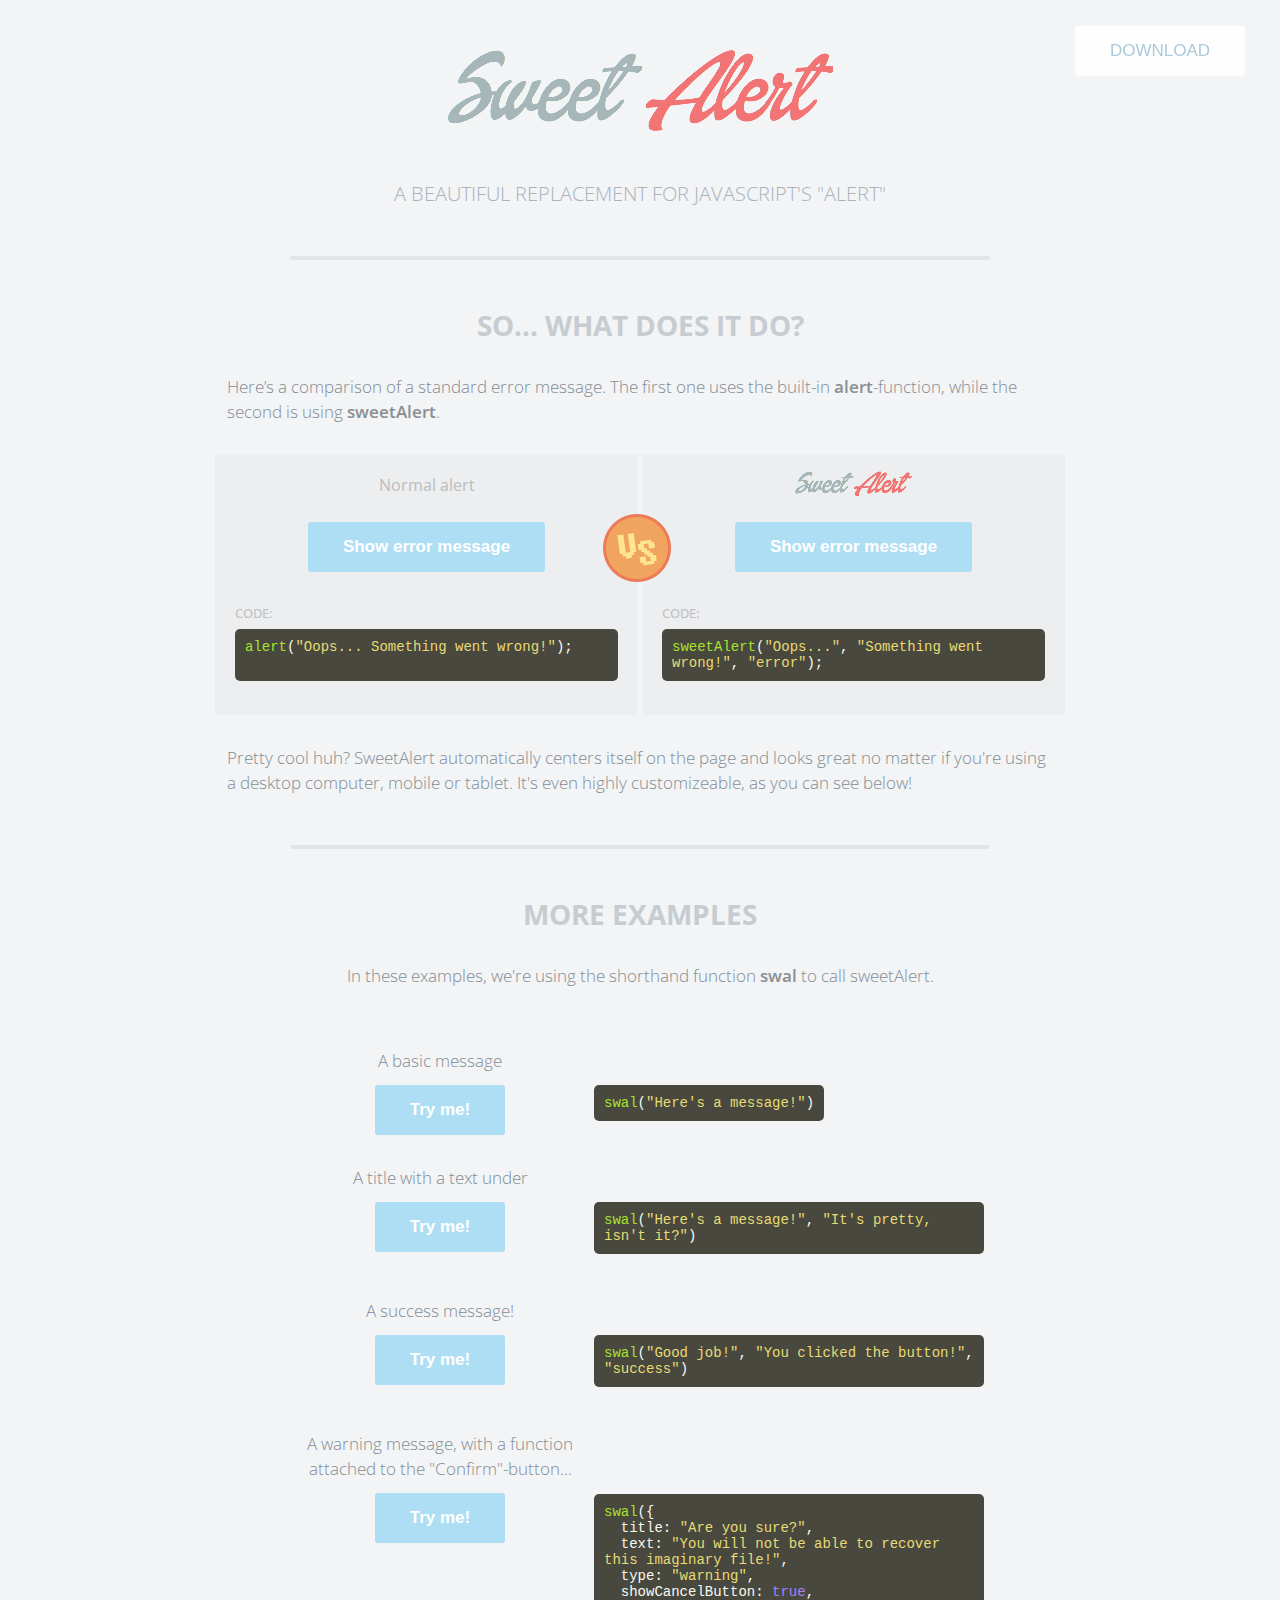
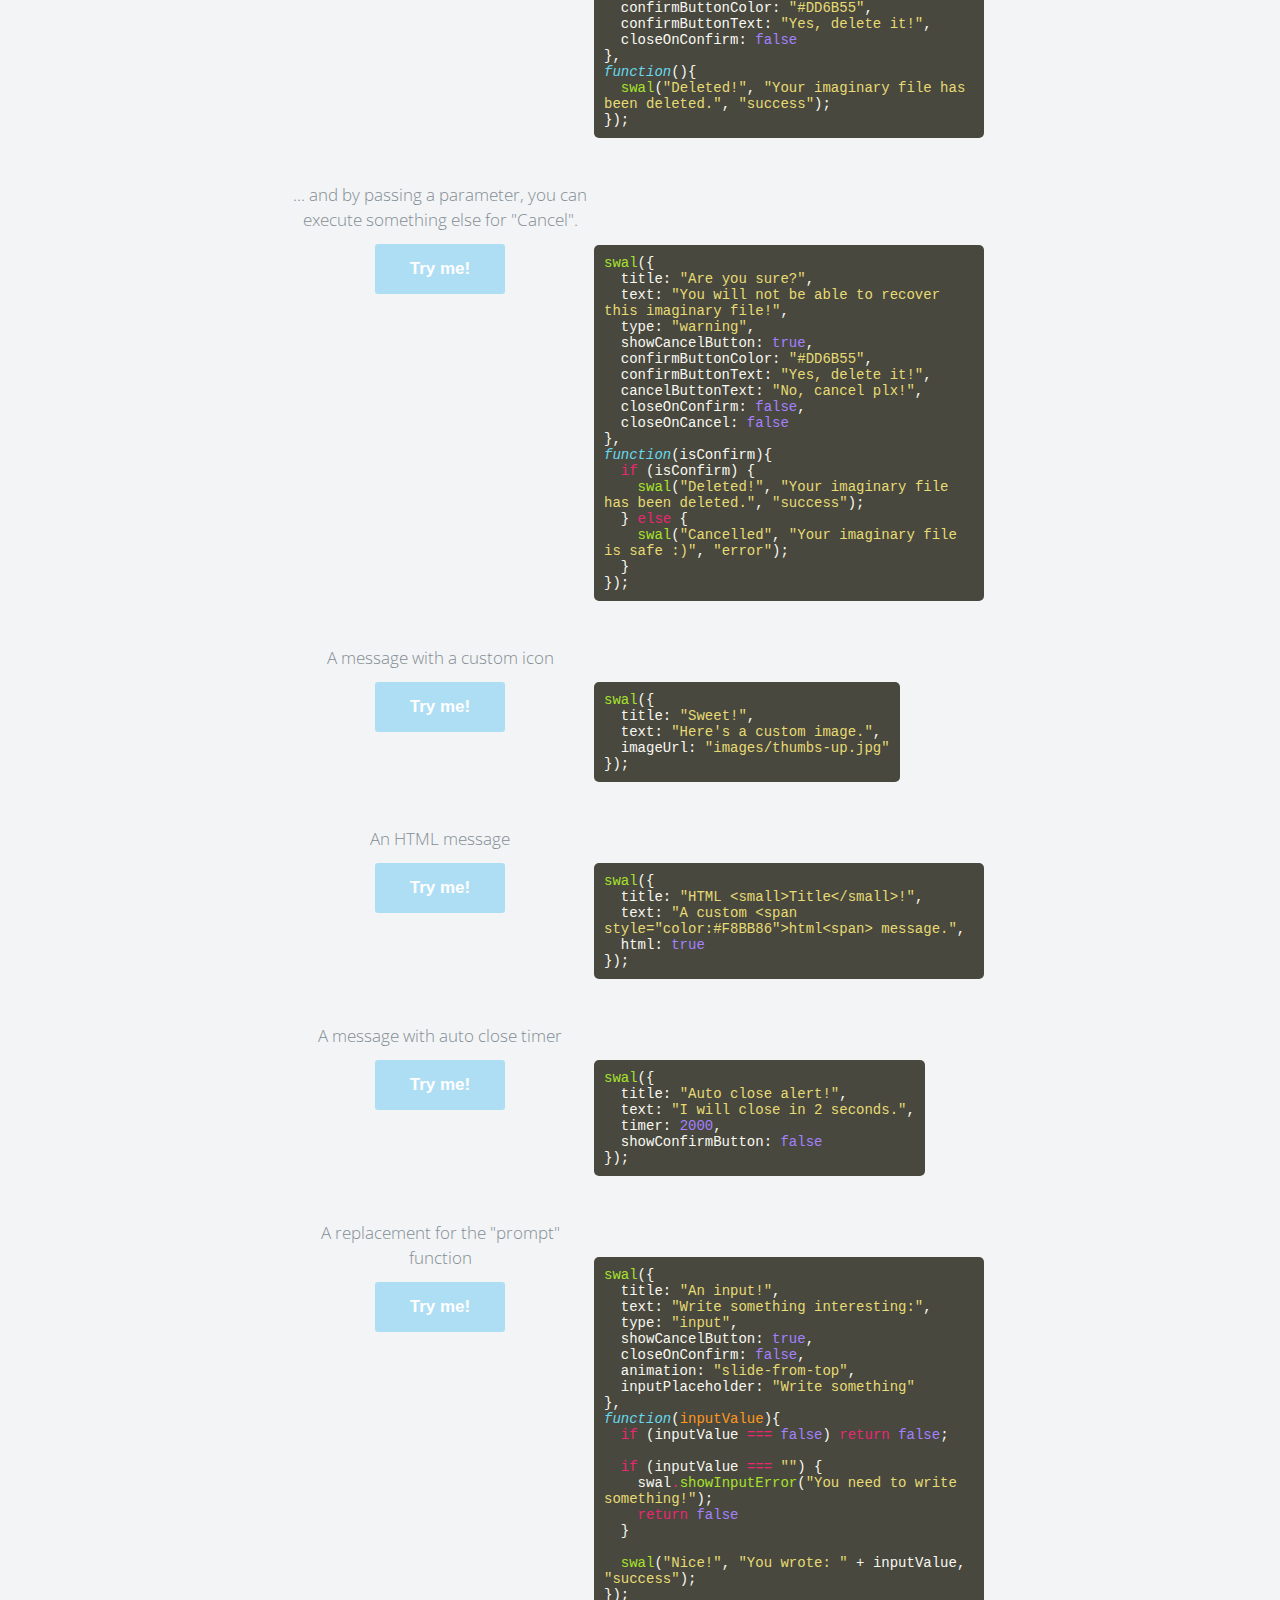
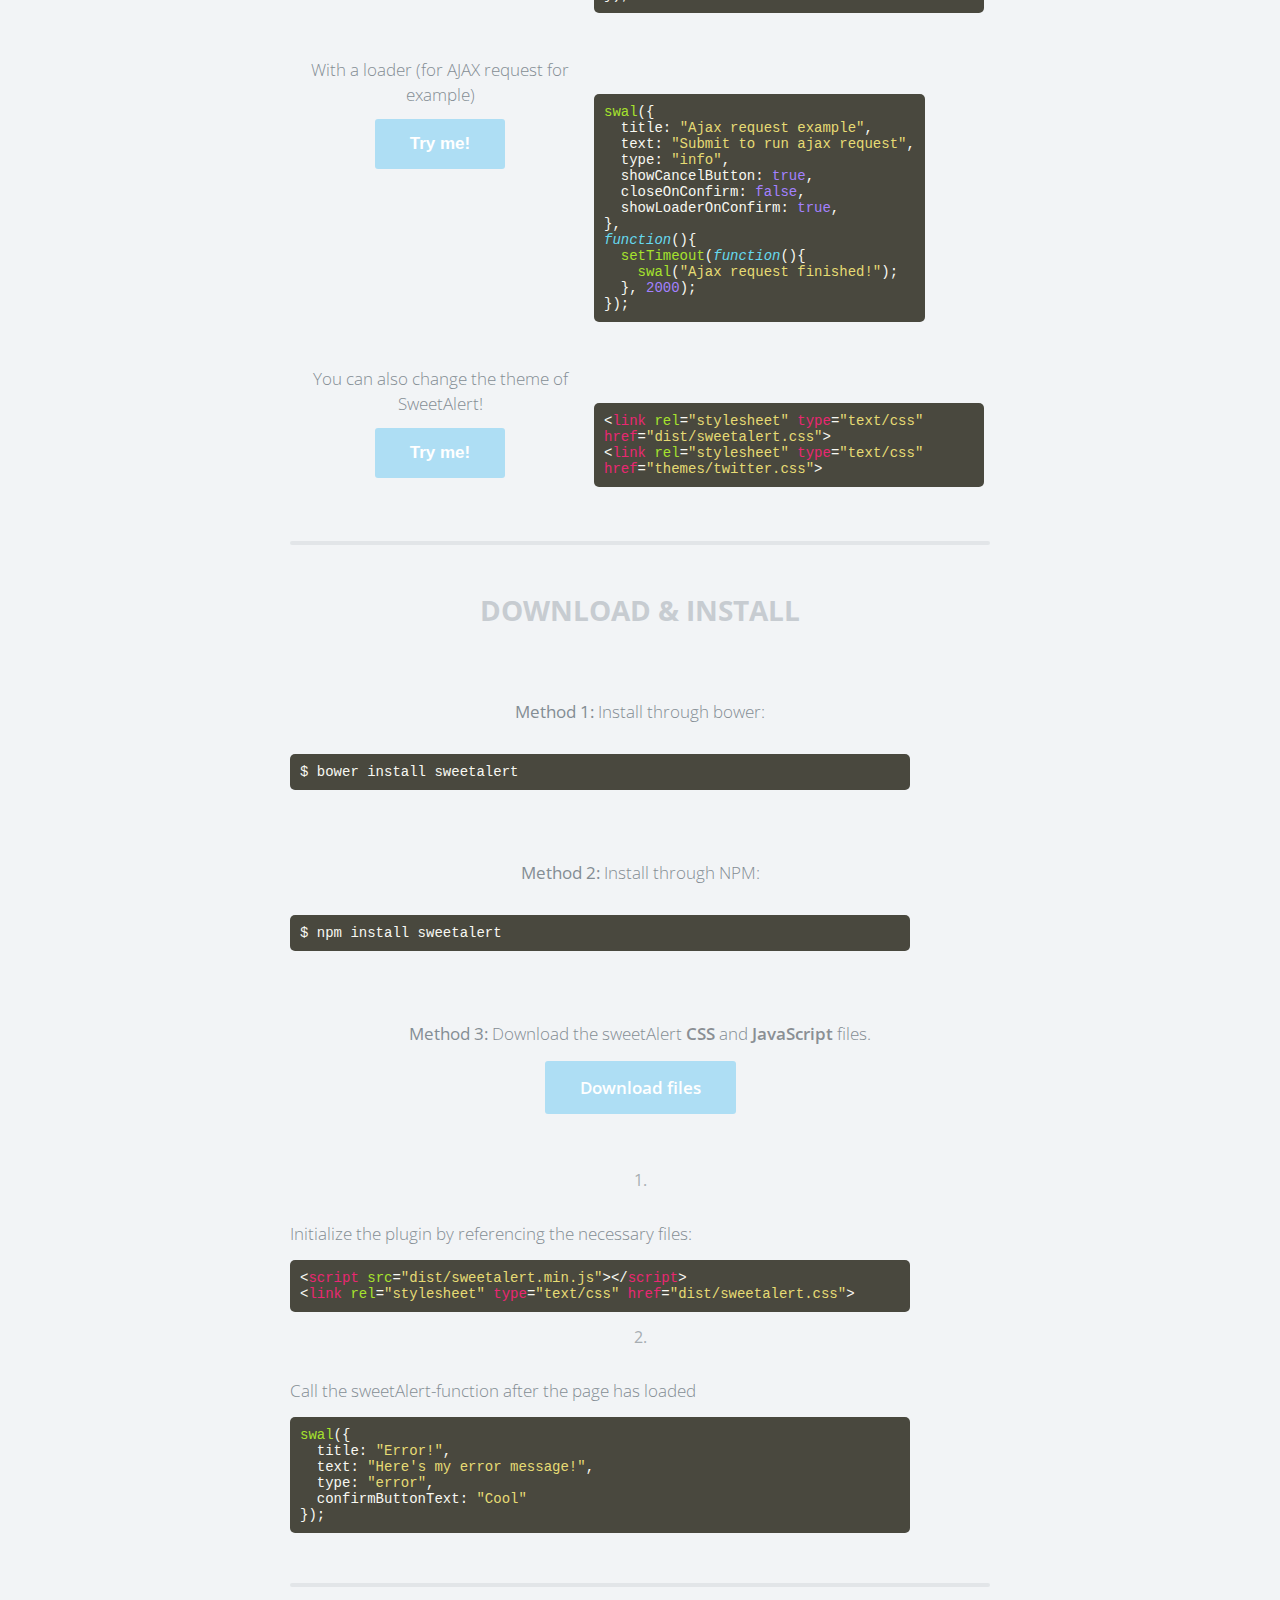
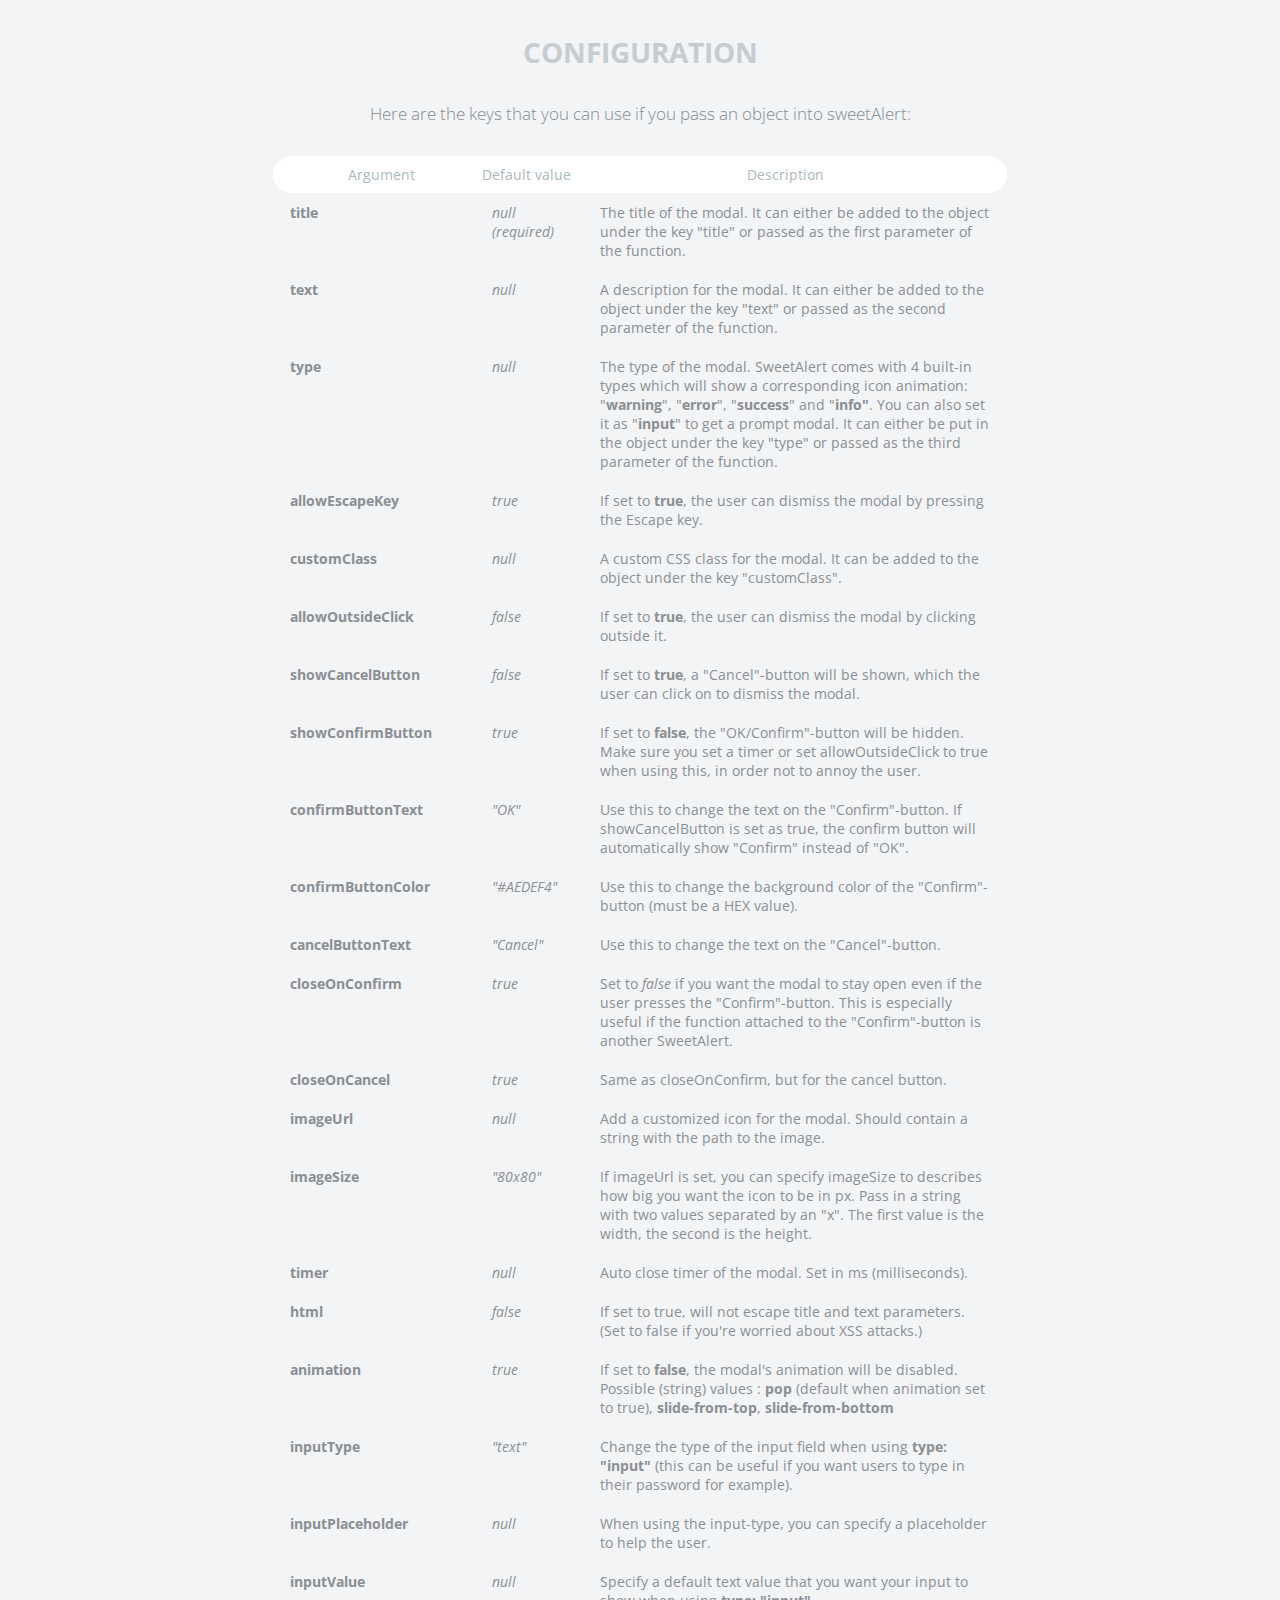
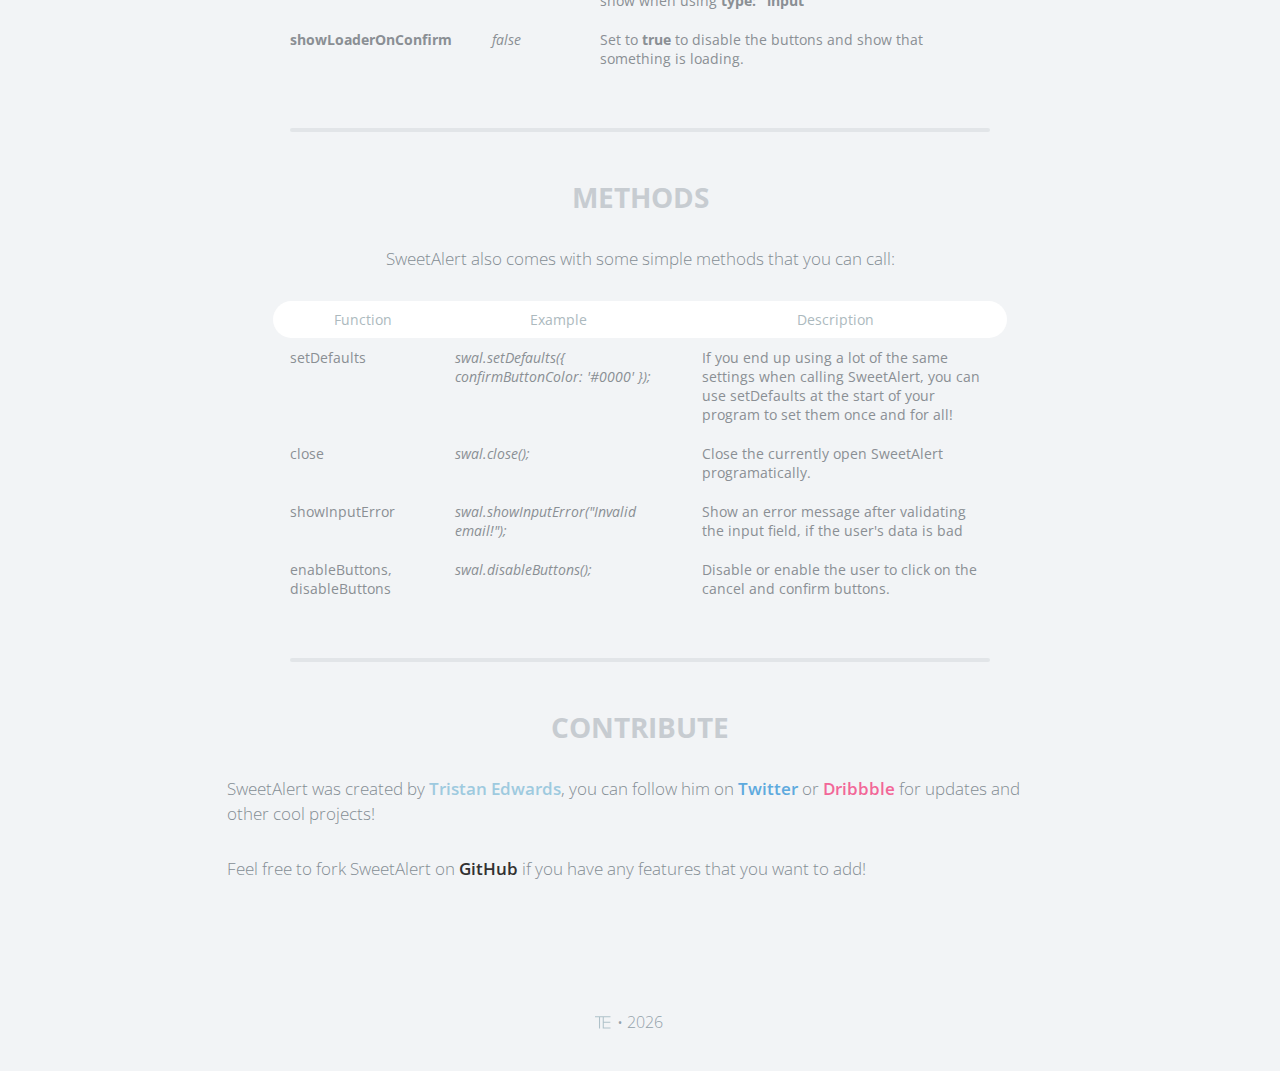
<file: app/bower_components/sweetalert/index.html>
<!doctype html>

<html>

<head>
  <meta charset="utf-8">
  <meta name="viewport" content="width=device-width, initial-scale=1, maximum-scale=1, user-scalable=0" />
  <title>SweetAlert</title>

  <link rel="stylesheet" href="example/example.css">
  <script src="https://code.jquery.com/jquery-2.1.3.min.js"></script>

  <!-- This is what you need -->
  <script src="dist/sweetalert-dev.js"></script>
  <link rel="stylesheet" href="dist/sweetalert.css">
  <!--.......................-->

</head>

<body>

<h1>Sweet Alert</h1>
<h2>A beautiful replacement for JavaScript's "Alert"</h2>
<button class="download">Download</button>

<!-- What does it do? -->
<h3>So... What does it do?</h3>
<p>Here’s a comparison of a standard error message. The first one uses the built-in <strong>alert</strong>-function, while the second is using <strong>sweetAlert</strong>.</p>

<div class="showcase normal">
	<h4>Normal alert</h4>
	<button>Show error message</button>

	<h5>Code:</h5>
	<pre><span class="attr">alert</span>(<span class="str">"Oops... Something went wrong!"</span>);

	</pre>

	<div class="vs-icon"></div>
</div>

<div class="showcase sweet">
	<h4>Sweet Alert</h4>
	<button>Show error message</button>

	<h5>Code:</h5>
	<pre><span class="attr">sweetAlert</span>(<span class="str">"Oops..."</span>, <span class="str">"Something went wrong!"</span>, <span class="str">"error"</span>);</pre>
</div>

<p>Pretty cool huh? SweetAlert automatically centers itself on the page and looks great no matter if you're using a desktop computer, mobile or tablet. It's even highly customizeable, as you can see below!</p>


<!-- Examples -->
<h3>More examples</h3>

<p class="center">In these examples, we're using the shorthand function <strong>swal</strong> to call sweetAlert.</p>

<ul class="examples">

	<li class="message">
		<div class="ui">
			<p>A basic message</p>
			<button>Try me!</button>
		</div>
		<pre><span class="attr">swal</span>(<span class="str">"Here's a message!"</span>)</pre>
	</li>

	<li class="title-text">
		<div class="ui">
			<p>A title with a text under</p>
			<button>Try me!</button>
		</div>
		<pre><span class="attr">swal</span>(<span class="str">"Here's a message!"</span>, <span class="str">"It's pretty, isn't it?"</span>)</pre>
	</li>

	<li class="success">
		<div class="ui">
			<p>A success message!</p>
			<button>Try me!</button>
		</div>
		<pre><span class="attr">swal</span>(<span class="str">"Good job!"</span>, <span class="str">"You clicked the button!"</span>, <span class="str">"success"</span>)</pre>
	</li>

	<li class="warning confirm">
		<div class="ui">
			<p>A warning message, with a function attached to the "Confirm"-button...</p>
			<button>Try me!</button>
		</div>
		<pre><span class="attr">swal</span>({
&nbsp;&nbsp;title: <span class="str">"Are you sure?"</span>,
&nbsp;&nbsp;text: <span class="str">"You will not be able to recover this imaginary file!"</span>,
&nbsp;&nbsp;type: <span class="str">"warning"</span>,
&nbsp;&nbsp;showCancelButton: <span class="val">true</span>,
&nbsp;&nbsp;confirmButtonColor: <span class="str">"#DD6B55"</span>,
&nbsp;&nbsp;confirmButtonText: <span class="str">"Yes, delete it!"</span>,
&nbsp;&nbsp;closeOnConfirm: <span class="val">false</span>
},
<span class="func"><i>function</i></span>(){
&nbsp;&nbsp;<span class="attr">swal</span>(<span class="str">"Deleted!"</span>, <span class="str">"Your imaginary file has been deleted."</span>, <span class="str">"success"</span>);
});</pre>
	</li>

	<li class="warning cancel">
		<div class="ui">
			<p>... and by passing a parameter, you can execute something else for "Cancel".</p>
			<button>Try me!</button>
		</div>
		<pre><span class="attr">swal</span>({
&nbsp;&nbsp;title: <span class="str">"Are you sure?"</span>,
&nbsp;&nbsp;text: <span class="str">"You will not be able to recover this imaginary file!"</span>,
&nbsp;&nbsp;type: <span class="str">"warning"</span>,
&nbsp;&nbsp;showCancelButton: <span class="val">true</span>,
&nbsp;&nbsp;confirmButtonColor: <span class="str">"#DD6B55"</span>,
&nbsp;&nbsp;confirmButtonText: <span class="str">"Yes, delete it!"</span>,
&nbsp;&nbsp;cancelButtonText: <span class="str">"No, cancel plx!"</span>,
&nbsp;&nbsp;closeOnConfirm: <span class="val">false</span>,
&nbsp;&nbsp;closeOnCancel: <span class="val">false</span>
},
<span class="func"><i>function</i></span>(isConfirm){
&nbsp;&nbsp;<span class="tag">if</span> (isConfirm) {
&nbsp;&nbsp;&nbsp;&nbsp;<span class="attr">swal</span>(<span class="str">"Deleted!"</span>, <span class="str">"Your imaginary file has been deleted."</span>, <span class="str">"success"</span>);
&nbsp;&nbsp;} <span class="tag">else</span> {
	&nbsp;&nbsp;&nbsp;&nbsp;<span class="attr">swal</span>(<span class="str">"Cancelled"</span>, <span class="str">"Your imaginary file is safe :)"</span>, <span class="str">"error"</span>);
&nbsp;&nbsp;}
});</pre>
	</li>

	<li class="custom-icon">
		<div class="ui">
			<p>A message with a custom icon</p>
			<button>Try me!</button>
		</div>
		<pre><span class="attr">swal</span>({
&nbsp;&nbsp;title: <span class="str">"Sweet!"</span>,
&nbsp;&nbsp;text: <span class="str">"Here's a custom image."</span>,
&nbsp;&nbsp;imageUrl: <span class="str">"images/thumbs-up.jpg"</span>
});</pre>
	</li>

	<li class="message-html">
		<div class="ui">
			<p>An HTML message</p>
			<button>Try me!</button>
		</div>
		<pre><span class="attr">swal</span>({
&nbsp;&nbsp;title: <span class="str">"HTML &lt;small&gt;Title&lt;/small&gt;!"</span>,
&nbsp;&nbsp;text: <span class="str">"A custom &lt;span style="color:#F8BB86"&gt;html&lt;span&gt; message."</span>,
&nbsp;&nbsp;html: <span class="val">true</span>
});</pre>
	</li>

	<li class="timer">
		<div class="ui">
			<p>A message with auto close timer</p>
			<button>Try me!</button>
		</div>
		<pre><span class="attr">swal</span>({
&nbsp;&nbsp;title: <span class="str">"Auto close alert!"</span>,
&nbsp;&nbsp;text: <span class="str">"I will close in 2 seconds."</span>,
&nbsp;&nbsp;timer: <span class="val">2000</span>,
&nbsp;&nbsp;showConfirmButton: <span class="val">false</span>
});</pre>
	</li>


	<li class="input">
		<div class="ui">
			<p>A replacement for the "prompt" function</p>
			<button>Try me!</button>
		</div>
		<pre><span class="attr">swal</span>({
&nbsp;&nbsp;title: <span class="str">"An input!"</span>,
&nbsp;&nbsp;text: <span class="str">"Write something interesting:"</span>,
&nbsp;&nbsp;type: <span class="str">"input"</span>,
&nbsp;&nbsp;showCancelButton: <span class="val">true</span>,
&nbsp;&nbsp;closeOnConfirm: <span class="val">false</span>,
&nbsp;&nbsp;animation: <span class="str">"slide-from-top"</span>,
&nbsp;&nbsp;inputPlaceholder: <span class="str">"Write something"</span>
},
<span class="func"><i>function</i></span>(<span class="arg">inputValue</span>){
&nbsp;&nbsp;<span class="tag">if</span> (inputValue <span class="tag">===</span> <span class="val">false</span>) <span class="tag">return</span> <span class="val">false</span>;
&nbsp;&nbsp;
&nbsp;&nbsp;<span class="tag">if</span> (inputValue <span class="tag">===</span> <span class="str">""</span>) {
&nbsp;&nbsp;&nbsp;&nbsp;swal<span class="tag">.</span><span class="attr">showInputError</span>(<span class="str">"You need to write something!"</span>);
&nbsp;&nbsp;&nbsp;&nbsp;<span class="tag">return</span> <span class="val">false</span>
&nbsp;&nbsp;}
&nbsp;&nbsp;
&nbsp;&nbsp;<span class="attr">swal</span>(<span class="str">"Nice!"</span>, <span class="str">"You wrote: "</span> + inputValue, <span class="str">"success"</span>);
});</pre>
	</li>

  <li class="ajax">
    <div class="ui">
			<p>With a loader (for AJAX request for example)</p>
			<button>Try me!</button>
		</div>
		<pre><span class="attr">swal</span>({
&nbsp;&nbsp;title: <span class="str">"Ajax request example"</span>,
&nbsp;&nbsp;text: <span class="str">"Submit to run ajax request"</span>,
&nbsp;&nbsp;type: <span class="str">"info"</span>,
&nbsp;&nbsp;showCancelButton: <span class="val">true</span>,
&nbsp;&nbsp;closeOnConfirm: <span class="val">false</span>,
&nbsp;&nbsp;showLoaderOnConfirm: <span class="val">true</span>,
},
<span class="func"><i>function</i></span>(){
&nbsp;&nbsp;<span class="attr">setTimeout</span>(<span class="func"><i>function</i></span>(){
&nbsp;&nbsp;&nbsp;&nbsp;<span class="attr">swal</span>(<span class="str">"Ajax request finished!"</span>);
&nbsp;&nbsp;}, <span class="val">2000</span>);
});</pre>
	</li>

	<li class="theme">
		<div class="ui">
			<p>You can also change the theme of SweetAlert!</p>
			<button>Try me!</button>
		</div>
		<pre>&lt;<span class="tag">link</span> <span class="attr">rel</span>=<span class="str">"stylesheet"</span> <span class="tag">type</span>=<span class="str">"text/css"</span> <span class="tag">href</span>=<span class="str">"dist/sweetalert.css"</span>&gt;
			&lt;<span class="tag">link</span> <span class="attr">rel</span>=<span class="str">"stylesheet"</span> <span class="tag">type</span>=<span class="str">"text/css"</span> <span class="tag">href</span>=<span class="str">"themes/twitter.css"</span>&gt;</pre>
	</li>

</ul>


<!-- Download & Install -->
<h3 id="download-section">Download & install</h3>

<div class="center-container">
	<p class="center"><b>Method 1:</b> Install through bower:</p>
	<pre class="center">$ bower install sweetalert</pre>
</div>

<div class="center-container">
	<p class="center"><b>Method 2:</b> Install through NPM:</p>
	<pre class="center">$ npm install sweetalert</pre>
</div>

<p class="center"><b>Method 3:</b> Download the sweetAlert <strong>CSS</strong> and <strong>JavaScript</strong> files.</p>

<a class="button" href="https://github.com/t4t5/sweetalert/archive/master.zip" download>Download files</a>

<ol>
	<li>
		<p>Initialize the plugin by referencing the necessary files:</p>
		<pre>&lt;<span class="tag">script</span> <span class="attr">src</span>=<span class="str">"dist/sweetalert.min.js"</span>&gt;&lt;/<span class="tag">script</span>&gt;
&lt;<span class="tag">link</span> <span class="attr">rel</span>=<span class="str">"stylesheet"</span> <span class="tag">type</span>=<span class="str">"text/css"</span> <span class="tag">href</span>=<span class="str">"dist/sweetalert.css"</span>&gt;</pre>
	</li>

	<li>
		<p>Call the sweetAlert-function after the page has loaded</p>
		<pre><span class="attr">swal</span>({
&nbsp;&nbsp;title: <span class="str">"Error!"</span>,
&nbsp;&nbsp;text: <span class="str">"Here's my error message!"</span>,
&nbsp;&nbsp;type: <span class="str">"error"</span>,
&nbsp;&nbsp;confirmButtonText: <span class="str">"Cool"</span>
});
</pre>
	</li>
</ol>



<!-- Configuration -->
<h3>Configuration</h3>

<p class="center">Here are the keys that you can use if you pass an object into sweetAlert:</p>

<table>
	<tr class="titles">
		<th>
			<div class="border-left"></div>
			Argument
		</th>
		<th>Default value</th>
		<th>
			<div class="border-right"></div>
			Description
		</th>
	</tr>
	<tr>
		<td><b>title</b></td>
		<td><i>null (required)</i></td>
		<td>The title of the modal. It can either be added to the object under the key "title" or passed as the first parameter of the function.</td>
	</tr>
	<tr>
		<td><b>text</b></td>
		<td><i>null</i></td>
		<td>A description for the modal. It can either be added to the object under the key "text" or passed as the second parameter of the function.</td>
	</tr>
	<tr>
		<td><b>type</b></td>
		<td><i>null</i></td>
		<td>The type of the modal. SweetAlert comes with 4 built-in types which will show a corresponding icon animation: "<strong>warning</strong>", "<strong>error</strong>", "<strong>success</strong>" and "<strong>info"</strong>. You can also set it as "<strong>input</strong>" to get a prompt modal. It can either be put in the object under the key "type" or passed as the third parameter of the function.</td>
	</tr>
    <tr>
      <td><b>allowEscapeKey</b></td>
      <td><i>true</i></td>
      <td>If set to <strong>true</strong>, the user can dismiss the modal by pressing the Escape key.</td>
    </tr>
	<tr>
		<td><b>customClass</b></td>
		<td><i>null</i></td>
		<td>A custom CSS class for the modal. It can be added to the object under the key "customClass".</td>
	</tr>
	<tr>
		<td><b>allowOutsideClick</b></td>
		<td><i>false</i></td>
		<td>If set to <strong>true</strong>, the user can dismiss the modal by clicking outside it.</td>
	</tr>
	<tr>
		<td><b>showCancelButton</b></td>
		<td><i>false</i></td>
		<td>If set to <strong>true</strong>, a "Cancel"-button will be shown, which the user can click on to dismiss the modal.</td>
	</tr>
	<tr>
		<td><b>showConfirmButton</b></td>
		<td><i>true</i></td>
		<td>If set to <strong>false</strong>, the "OK/Confirm"-button will be hidden. Make sure you set a timer or set allowOutsideClick to true when using this, in order not to annoy the user.</td>
	</tr>
	<tr>
		<td><b>confirmButtonText</b></td>
		<td><i>"OK"</i></td>
		<td>Use this to change the text on the "Confirm"-button. If showCancelButton is set as true, the confirm button will automatically show "Confirm" instead of "OK".</td>
	</tr>
	<tr>
		<td><b>confirmButtonColor</b></td>
		<td><i>"#AEDEF4"</i></td>
		<td>Use this to change the background color of the "Confirm"-button (must be a HEX value).</td>
	</tr>
	<tr>
		<td><b>cancelButtonText</b></td>
		<td><i>"Cancel"</i></td>
		<td>Use this to change the text on the "Cancel"-button.</td>
	</tr>
	<tr>
		<td><b>closeOnConfirm</b></td>
		<td><i>true</i></td>
		<td>Set to <i>false</i> if you want the modal to stay open even if the user presses the "Confirm"-button. This is especially useful if the function attached to the "Confirm"-button is another SweetAlert.</td>
	</tr>
	<tr>
		<td><b>closeOnCancel</b></td>
		<td><i>true</i></td>
		<td>Same as closeOnConfirm, but for the cancel button.</td>
	</tr>
	<tr>
		<td><b>imageUrl</b></td>
		<td><i>null</i></td>
		<td>Add a customized icon for the modal. Should contain a string with the path to the image.</td>
	</tr>
	<tr>
		<td><b>imageSize</b></td>
		<td><i>"80x80"</i></td>
		<td>If imageUrl is set, you can specify imageSize to describes how big you want the icon to be in px. Pass in a string with two values separated by an "x". The first value is the width, the second is the height.</td>
	</tr>
	<tr>
		<td><b>timer</b></td>
		<td><i>null</i></td>
		<td>Auto close timer of the modal. Set in ms (milliseconds).</td>
	</tr>
	<tr>
		<td><b>html</b></td>
		<td><i>false</i></td>
		<td>If set to true, will not escape title and text parameters. (Set to false if you're worried about XSS attacks.)</td>
	</tr>
	<tr>
		<td><b>animation</b></td>
		<td><i>true</i></td>
		<td>If set to <strong>false</strong>, the modal's animation will be disabled. Possible (string) values : <strong>pop</strong> (default when animation set to true), <strong>slide-from-top</strong>, <strong>slide-from-bottom</strong></td>
	</tr>
	<tr>
		<td><b>inputType</b></td>
		<td><i>"text"</i></td>
		<td>Change the type of the input field when using <strong>type: "input"</strong> (this can be useful if you want users to type in their password for example).</td>
	</tr>
	<tr>
		<td><b>inputPlaceholder</b></td>
		<td><i>null</i></td>
		<td>When using the input-type, you can specify a placeholder to help the user.</td>
	</tr>
	<tr>
		<td><b>inputValue</b></td>
		<td><i>null</i></td>
		<td>Specify a default text value that you want your input to show when using <strong>type: "input"</strong></td>
	</tr>
	<tr>
		<td><b>showLoaderOnConfirm</b></td>
		<td><i>false</i></td>
    <td>Set to <strong>true</strong> to disable the buttons and show that something is loading.</td>
	</tr>
</table>


<!-- Methods -->
<h3>Methods</h3>

<p class="center">SweetAlert also comes with some simple methods that you can call:</p>

<table>
	<tr class="titles">
		<th>
			<div class="border-left"></div>
			Function
		</th>
		<th>Example</th>
		<th>
			<div class="border-right"></div>
			Description
		</th>
	</tr>
	<tr>
		<td>setDefaults</td>
		<td><i>swal.setDefaults({ confirmButtonColor: '#0000' });</i></td>
		<td>If you end up using a lot of the same settings when calling SweetAlert, you can use setDefaults at the start of your program to set them once and for all!</td>
	</tr>
	<tr>
		<td>close</td>
		<td><i>swal.close();</i></td>
		<td>Close the currently open SweetAlert programatically.</td>
	</tr>
	<tr>
		<td>showInputError</td>
		<td><i>swal.showInputError("Invalid email!");</i></td>
		<td>Show an error message after validating the input field, if the user's data is bad</td>
	</tr>
	<tr>
		<td>enableButtons, disableButtons</td>
		<td><i>swal.disableButtons();</i></td>
		<td>Disable or enable the user to click on the cancel and confirm buttons.</td>
	</tr>
</table>



<!-- Contribute -->
<h3>Contribute</h3>
<p>SweetAlert was created by <a href="http://tristanedwards.me" target="_blank">Tristan Edwards</a>, you can follow him on <a href="https://twitter.com/t4t5" target="_blank" class="twitter">Twitter</a> or <a href="https://dribbble.com/tristanedwards" target="_blank" class="dribbble">Dribbble</a> for updates and other cool projects!</p>
<p>Feel free to fork SweetAlert on <a href="https://github.com/t4t5/sweetalert" class="github">GitHub</a> if you have any features that you want to add!</p>


<footer>
	<span class="te-logo">TE</span> • <script>document.write(new Date().getFullYear())</script>
</footer>


<script>

document.querySelector('button.download').onclick = function(){
	$("html, body").animate({ scrollTop: $("#download-section").offset().top }, 1000);
};

document.querySelector('.showcase.normal button').onclick = function(){
	alert("Oops... Something went wrong!");
};

document.querySelector('.showcase.sweet button').onclick = function(){
	swal("Oops...", "Something went wrong!", "error");
};

document.querySelector('ul.examples li.message button').onclick = function(){
	swal("Here's a message!");
};

document.querySelector('ul.examples li.timer button').onclick = function(){
	swal({
		title: "Auto close alert!",
		text: "I will close in 2 seconds.",
		timer: 2000,
		showConfirmButton: false
	});
};

document.querySelector('ul.examples li.title-text button').onclick = function(){
	swal("Here's a message!", "It's pretty, isn't it?");
};

document.querySelector('ul.examples li.success button').onclick = function(){
	swal("Good job!", "You clicked the button!", "success");
};

document.querySelector('ul.examples li.warning.confirm button').onclick = function(){
	swal({
		title: "Are you sure?",
		text: "You will not be able to recover this imaginary file!",
		type: "warning",
		showCancelButton: true,
		confirmButtonColor: '#DD6B55',
		confirmButtonText: 'Yes, delete it!',
		closeOnConfirm: false
	},
	function(){
		swal("Deleted!", "Your imaginary file has been deleted!", "success");
	});
};

document.querySelector('ul.examples li.warning.cancel button').onclick = function(){
	swal({
		title: "Are you sure?",
		text: "You will not be able to recover this imaginary file!",
		type: "warning",
		showCancelButton: true,
		confirmButtonColor: '#DD6B55',
		confirmButtonText: 'Yes, delete it!',
		cancelButtonText: "No, cancel plx!",
		closeOnConfirm: false,
		closeOnCancel: false
	},
	function(isConfirm){
    if (isConfirm){
      swal("Deleted!", "Your imaginary file has been deleted!", "success");
    } else {
      swal("Cancelled", "Your imaginary file is safe :)", "error");
    }
	});
};

document.querySelector('ul.examples li.custom-icon button').onclick = function(){
	swal({
		title: "Sweet!",
		text: "Here's a custom image.",
		imageUrl: 'example/images/thumbs-up.jpg'
	});
};

document.querySelector('ul.examples li.message-html button').onclick = function(){
	swal({
		title: "HTML <small>Title</small>!",
		text: 'A custom <span style="color:#F8BB86">html<span> message.',
		html: true
	});
};

document.querySelector('ul.examples li.input button').onclick = function(){
	swal({
		title: "An input!",
		text: 'Write something interesting:',
		type: 'input',
		showCancelButton: true,
		closeOnConfirm: false,
		animation: "slide-from-top",
		inputPlaceholder: "Write something",
	},
	function(inputValue){
		if (inputValue === false) return false;

		if (inputValue === "") {
			swal.showInputError("You need to write something!");
			return false;
		}
    
		swal("Nice!", 'You wrote: ' + inputValue, "success");

	});
};

document.querySelector('ul.examples li.theme button').onclick = function() {
	swal({
		title: "Themes!",
		text: "Here's the Twitter theme for SweetAlert!",
		confirmButtonText: "Cool!",
		customClass: 'twitter'
	});
};

document.querySelector('ul.examples li.ajax button').onclick = function() {
  swal({
    title: 'Ajax request example',
    text: 'Submit to run ajax request',
    type: 'info',
    showCancelButton: true,
    closeOnConfirm: false,
    showLoaderOnConfirm: true,
  }, function(){
    setTimeout(function() {
      swal('Ajax request finished!');
    }, 2000);
  });
};

</script>



</body>

</html>
</file>
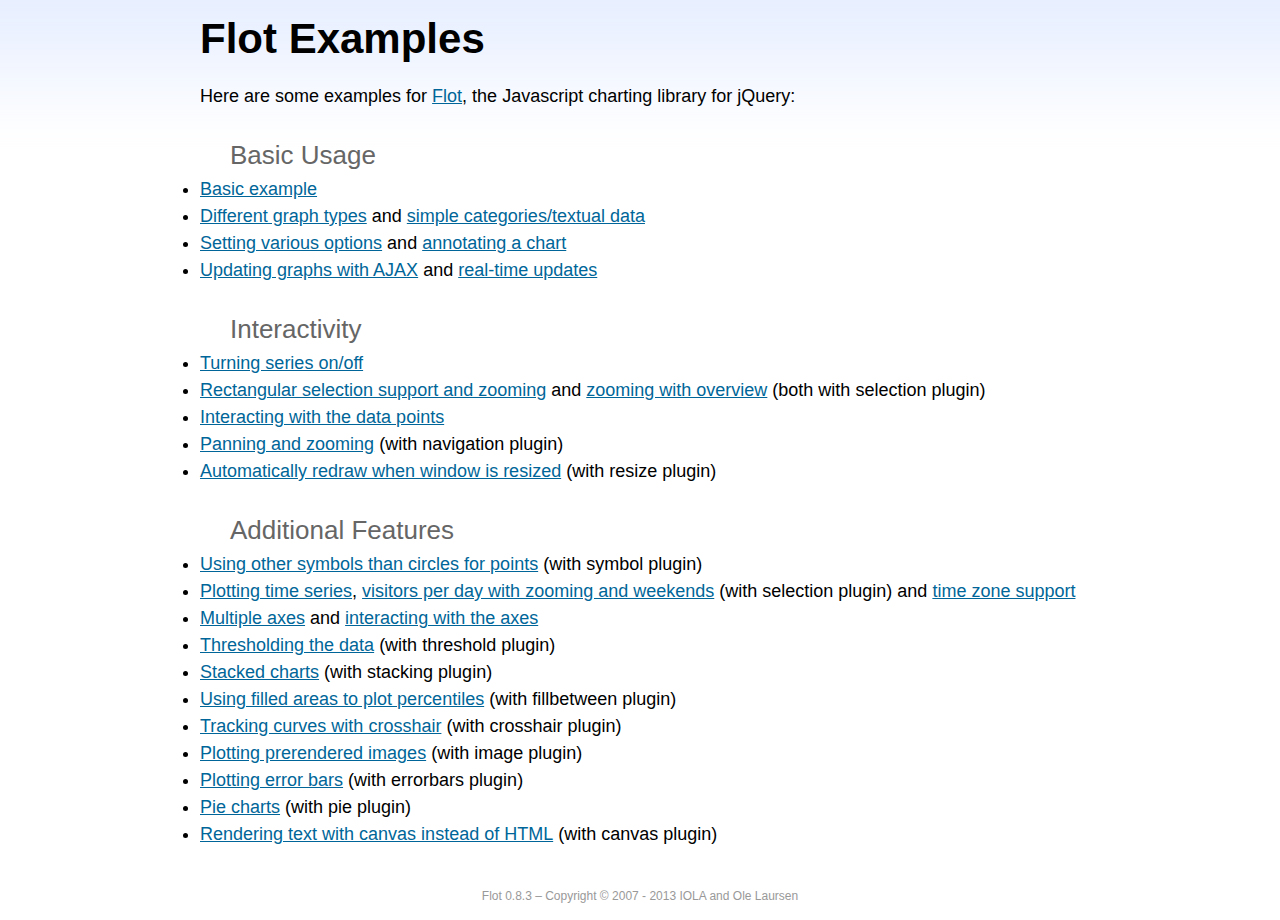
<file: app/bower_components/flot/examples/index.html>
<!DOCTYPE html PUBLIC "-//W3C//DTD HTML 4.01//EN" "http://www.w3.org/TR/html4/strict.dtd">
<html>
<head>
	<meta http-equiv="Content-Type" content="text/html; charset=utf-8">
	<title>Flot Examples</title>
	<link href="examples.css" rel="stylesheet" type="text/css">
	<style>

	h3 {
		margin-top: 30px;
		margin-bottom: 5px;
	}

	</style>
	<script language="javascript" type="text/javascript" src="../jquery.js"></script>
	<script language="javascript" type="text/javascript" src="../jquery.flot.js"></script>
	<script type="text/javascript">

	$(function() {

		// Add the Flot version string to the footer

		$("#footer").prepend("Flot " + $.plot.version + " &ndash; ");
	});

	</script>
</head>
<body>

	<div id="header">
		<h2>Flot Examples</h2>
	</div>

	<div id="content">

		<p>Here are some examples for <a href="http://www.flotcharts.org">Flot</a>, the Javascript charting library for jQuery:</p>

		<h3>Basic Usage</h3>

		<ul>
			<li><a href="basic-usage/index.html">Basic example</a></li>
			<li><a href="series-types/index.html">Different graph types</a> and <a href="categories/index.html">simple categories/textual data</a></li>
			<li><a href="basic-options/index.html">Setting various options</a> and <a href="annotating/index.html">annotating a chart</a></li>
			<li><a href="ajax/index.html">Updating graphs with AJAX</a> and <a href="realtime/index.html">real-time updates</a></li>
		</ul>

		<h3>Interactivity</h3>

		<ul>
			<li><a href="series-toggle/index.html">Turning series on/off</a></li>
			<li><a href="selection/index.html">Rectangular selection support and zooming</a> and <a href="zooming/index.html">zooming with overview</a> (both with selection plugin)</li>
			<li><a href="interacting/index.html">Interacting with the data points</a></li>
			<li><a href="navigate/index.html">Panning and zooming</a> (with navigation plugin)</li>
			<li><a href="resize/index.html">Automatically redraw when window is resized</a> (with resize plugin)</li>
		</ul>

		<h3>Additional Features</h3>

		<ul>
			<li><a href="symbols/index.html">Using other symbols than circles for points</a> (with symbol plugin)</li>
			<li><a href="axes-time/index.html">Plotting time series</a>, <a href="visitors/index.html">visitors per day with zooming and weekends</a> (with selection plugin) and <a href="axes-time-zones/index.html">time zone support</a></li>
			<li><a href="axes-multiple/index.html">Multiple axes</a> and <a href="axes-interacting/index.html">interacting with the axes</a></li>
			<li><a href="threshold/index.html">Thresholding the data</a> (with threshold plugin)</li>
			<li><a href="stacking/index.html">Stacked charts</a> (with stacking plugin)</li>
			<li><a href="percentiles/index.html">Using filled areas to plot percentiles</a> (with fillbetween plugin)</li>
			<li><a href="tracking/index.html">Tracking curves with crosshair</a> (with crosshair plugin)</li>
			<li><a href="image/index.html">Plotting prerendered images</a> (with image plugin)</li>
			<li><a href="series-errorbars/index.html">Plotting error bars</a> (with errorbars plugin)</li>
			<li><a href="series-pie/index.html">Pie charts</a> (with pie plugin)</li>
			<li><a href="canvas/index.html">Rendering text with canvas instead of HTML</a> (with canvas plugin)</li>
		</ul>

	</div>

	<div id="footer">
		Copyright &copy; 2007 - 2013 IOLA and Ole Laursen
	</div>

</body>
</html>
</file>
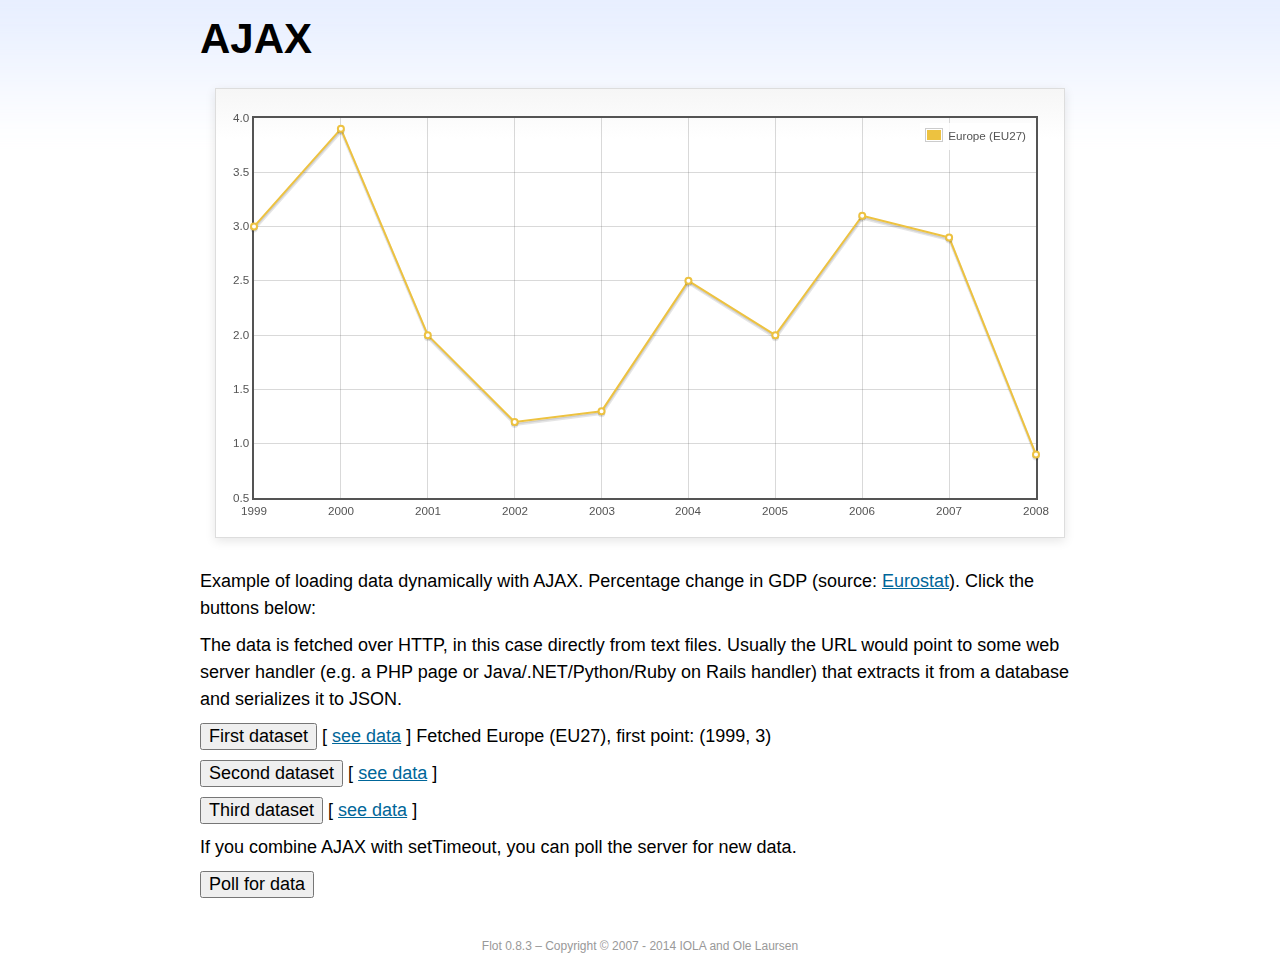
<file: app/bower_components/flot/examples/ajax/index.html>
<!DOCTYPE html PUBLIC "-//W3C//DTD HTML 4.01//EN" "http://www.w3.org/TR/html4/strict.dtd">
<html>
<head>
	<meta http-equiv="Content-Type" content="text/html; charset=utf-8">
	<title>Flot Examples: AJAX</title>
	<link href="../examples.css" rel="stylesheet" type="text/css">
	<!--[if lte IE 8]><script language="javascript" type="text/javascript" src="../../excanvas.min.js"></script><![endif]-->
	<script language="javascript" type="text/javascript" src="../../jquery.js"></script>
	<script language="javascript" type="text/javascript" src="../../jquery.flot.js"></script>
	<script type="text/javascript">

	$(function() {

		var options = {
			lines: {
				show: true
			},
			points: {
				show: true
			},
			xaxis: {
				tickDecimals: 0,
				tickSize: 1
			}
		};

		var data = [];

		$.plot("#placeholder", data, options);

		// Fetch one series, adding to what we already have

		var alreadyFetched = {};

		$("button.fetchSeries").click(function () {

			var button = $(this);

			// Find the URL in the link right next to us, then fetch the data

			var dataurl = button.siblings("a").attr("href");

			function onDataReceived(series) {

				// Extract the first coordinate pair; jQuery has parsed it, so
				// the data is now just an ordinary JavaScript object

				var firstcoordinate = "(" + series.data[0][0] + ", " + series.data[0][1] + ")";
				button.siblings("span").text("Fetched " + series.label + ", first point: " + firstcoordinate);

				// Push the new data onto our existing data array

				if (!alreadyFetched[series.label]) {
					alreadyFetched[series.label] = true;
					data.push(series);
				}

				$.plot("#placeholder", data, options);
			}

			$.ajax({
				url: dataurl,
				type: "GET",
				dataType: "json",
				success: onDataReceived
			});
		});

		// Initiate a recurring data update

		$("button.dataUpdate").click(function () {

			data = [];
			alreadyFetched = {};

			$.plot("#placeholder", data, options);

			var iteration = 0;

			function fetchData() {

				++iteration;

				function onDataReceived(series) {

					// Load all the data in one pass; if we only got partial
					// data we could merge it with what we already have.

					data = [ series ];
					$.plot("#placeholder", data, options);
				}

				// Normally we call the same URL - a script connected to a
				// database - but in this case we only have static example
				// files, so we need to modify the URL.

				$.ajax({
					url: "data-eu-gdp-growth-" + iteration + ".json",
					type: "GET",
					dataType: "json",
					success: onDataReceived
				});

				if (iteration < 5) {
					setTimeout(fetchData, 1000);
				} else {
					data = [];
					alreadyFetched = {};
				}
			}

			setTimeout(fetchData, 1000);
		});

		// Load the first series by default, so we don't have an empty plot

		$("button.fetchSeries:first").click();

		// Add the Flot version string to the footer

		$("#footer").prepend("Flot " + $.plot.version + " &ndash; ");
	});

	</script>
</head>
<body>

	<div id="header">
		<h2>AJAX</h2>
	</div>

	<div id="content">

		<div class="demo-container">
			<div id="placeholder" class="demo-placeholder"></div>
		</div>

		<p>Example of loading data dynamically with AJAX. Percentage change in GDP (source: <a href="http://epp.eurostat.ec.europa.eu/tgm/table.do?tab=table&init=1&plugin=1&language=en&pcode=tsieb020">Eurostat</a>). Click the buttons below:</p>

		<p>The data is fetched over HTTP, in this case directly from text files. Usually the URL would point to some web server handler (e.g. a PHP page or Java/.NET/Python/Ruby on Rails handler) that extracts it from a database and serializes it to JSON.</p>

		<p>
			<button class="fetchSeries">First dataset</button>
			[ <a href="data-eu-gdp-growth.json">see data</a> ]
			<span></span>
		</p>

		<p>
			<button class="fetchSeries">Second dataset</button>
			[ <a href="data-japan-gdp-growth.json">see data</a> ]
			<span></span>
		</p>

		<p>
			<button class="fetchSeries">Third dataset</button>
			[ <a href="data-usa-gdp-growth.json">see data</a> ]
			<span></span>
		</p>

		<p>If you combine AJAX with setTimeout, you can poll the server for new data.</p>

		<p>
			<button class="dataUpdate">Poll for data</button>
		</p>

	</div>

	<div id="footer">
		Copyright &copy; 2007 - 2014 IOLA and Ole Laursen
	</div>

</body>
</html>
</file>
<file: app/bower_components/sweetalert/example/example.css>
@import url(http://fonts.googleapis.com/css?family=Open+Sans:400,600,700,300);
@import url(http://fonts.googleapis.com/css?family=Open+Sans+Condensed:700);
body {
  background-color: #f2f4f6;
  font-family: 'Open Sans', sans-serif;
  text-align: center; }

h1 {
  background-image: url("images/logo_big.png");
  background-image: -webkit-image-set(url("images/logo_big.png") 1x, url("images/logo_big@2x.png") 2x);
  width: 385px;
  height: 81px;
  text-indent: -9999px;
  white-space: nowrap;
  margin: 50px auto; }
  @media all and (max-width: 420px) {
    h1 {
      width: 300px;
      background-size: contain;
      background-repeat: no-repeat;
      background-position: center; } }
  @media all and (max-width: 330px) {
    h1 {
      width: 250px; } }

h2 {
  font-size: 20px;
  color: #A9B2BC;
  line-height: 25px;
  text-transform: uppercase;
  font-weight: 300;
  text-align: center;
  display: block; }

h3 {
  font-size: 28px;
  color: #C7CCD1;
  text-transform: uppercase;
  font-family: 'Open Sans Condensed', sans-serif;
  margin-top: 100px;
  text-align: center;
  position: relative; }
  h3#download-section {
    margin-top: 50px;
    padding-top: 40px; }
  h3::after {
    content: "";
    background-color: #e2e5e8;
    height: 4px;
    width: 700px;
    left: 50%;
    margin-left: -350px;
    position: absolute;
    margin-top: -50px;
    border-radius: 2px; }
    @media all and (max-width: 740px) {
      h3::after {
        width: auto;
        left: 20px;
        right: 20px;
        margin-left: 0; } }

a {
  text-decoration: none; }

p {
  max-width: 826px;
  margin: 30px auto;
  font-size: 17px;
  font-weight: 300;
  color: #848D94;
  line-height: 25px;
  text-align: left; }
  p.center {
    text-align: center; }
  p strong {
    color: #8A8F94;
    font-weight: 600; }
  p a {
    color: #9ECADF;
    font-weight: 600; }
    p a:hover {
      text-decoration: underline; }
    p a.twitter {
      color: #5eaade; }
    p a.dribbble {
      color: #f26798; }
    p a.github {
      color: #323131; }

button, .button {
  background-color: #AEDEF4;
  color: white;
  border: none;
  box-shadow: none;
  font-size: 17px;
  font-weight: 500;
  font-weight: 600;
  border-radius: 3px;
  padding: 15px 35px;
  margin: 26px 5px 0 5px;
  cursor: pointer; }
  button:focus, .button:focus {
    outline: none; }
  button:hover, .button:hover {
    background-color: #a1d9f2; }
  button:active, .button:active {
    background-color: #81ccee; }
  button.cancel, .button.cancel {
    background-color: #D0D0D0; }
    button.cancel:hover, .button.cancel:hover {
      background-color: #c8c8c8; }
    button.cancel:active, .button.cancel:active {
      background-color: #b6b6b6; }
  button.download, .button.download {
    position: fixed;
    right: 30px;
    top: 0;
    background-color: rgba(255, 255, 255, 0.9);
    color: #ABCADA;
    font-weight: 500;
    text-transform: uppercase;
    z-index: 3; }
    @media all and (max-width: 1278px) {
      button.download, .button.download {
        display: none; } }

.center-container {
  max-width: 700px;
  margin: 70px auto; }

pre {
  background-color: #49483e;
  color: #f8f8f2;
  padding: 10px;
  border-radius: 5px;
  white-space: pre-line;
  text-align: left;
  font-size: 14px;
  max-width: 600px; }
  pre .str {
    color: #e6db74; }
  pre .func {
    color: #66d9ef; }
  pre .val {
    color: #a381ff; }
  pre .tag {
    color: #e92772; }
  pre .attr {
    color: #a6e22d; }
  pre .arg {
    color: #fd9720; }

.showcase {
  background-color: #eceef0;
  padding: 20px;
  display: inline-block;
  width: 383px;
  vertical-align: top;
  position: relative; }
  @media all and (max-width: 865px) {
    .showcase {
      margin: 5px auto;
      padding: 46px 20px; } }
  @media all and (max-width: 440px) {
    .showcase {
      width: auto; } }
  .showcase h4 {
    font-size: 16px;
    color: #BCBCBC;
    line-height: 22px;
    margin: 0 auto;
    font-weight: 400; }
  .showcase.sweet h4 {
    width: 117px;
    height: 25px;
    margin-top: -3px;
    text-indent: -9999px;
    background-image: url("images/logo_small.png");
    background-image: -webkit-image-set(url("images/logo_small.png") 1x, url("images/logo_small@2x.png") 2x); }
  .showcase h5 {
    margin-bottom: -7px;
    text-align: left;
    font-weight: 500;
    text-transform: uppercase;
    color: #c2c2c2; }
  .showcase button {
    margin-bottom: 10px; }
  .showcase .vs-icon {
    background-image: url("images/vs_icon.png");
    background-image: -webkit-image-set(url("images/vs_icon.png") 1x, url("images/vs_icon@2x.png") 2x);
    width: 69px;
    height: 69px;
    position: absolute;
    right: -34px;
    top: 60px;
    z-index: 2; }
    @media all and (max-width: 865px) {
      .showcase .vs-icon {
        margin: 5px auto;
        right: auto;
        left: 50%;
        margin-left: -35px;
        top: auto;
        bottom: -35px; } }

ul.examples {
  list-style-type: none;
  width: 700px;
  margin: 0 auto;
  text-align: left;
  padding-left: 0; }
  @media all and (max-width: 758px) {
    ul.examples {
      width: auto; } }
  ul.examples li {
    padding-left: 0; }
  ul.examples .ui, ul.examples pre {
    display: inline-block;
    vertical-align: top; }
    @media all and (max-width: 758px) {
      ul.examples .ui, ul.examples pre {
        display: block;
        max-width: none;
        margin: 0 auto; } }
  ul.examples .ui {
    width: 300px;
    text-align: center; }
    ul.examples .ui button {
      margin-top: 12px; }
    ul.examples .ui p {
      text-align: center;
      margin-bottom: 0; }
  ul.examples pre {
    max-width: 370px;
    margin-top: 67px; }
    @media all and (max-width: 758px) {
      ul.examples pre {
        margin-top: 16px !important;
        margin-bottom: 60px; } }
  ul.examples .warning pre {
    margin-top: 93px; }

ol {
  max-width: 700px;
  margin: 70px auto;
  list-style-position: inside;
  padding-left: 0; }
  ol li {
    color: #A7ADB2; }
    ol li p {
      margin-bottom: 10px; }

table {
  width: 700px;
  font-size: 14px;
  color: #8a8f94;
  margin: 10px auto;
  text-align: left;
  border-collapse: collapse; }
  @media all and (max-width: 750px) {
    table {
      width: auto;
      margin: 10px 20px; } }
  table th {
    background-color: white;
    padding: 9px;
    color: #acb9be;
    font-weight: 400;
    text-align: center;
    position: relative; }
    table th .border-left, table th .border-right {
      position: absolute;
      background-color: white;
      border-radius: 50%;
      top: 0;
      left: -17px;
      width: 37px;
      height: 37px; }
    table th .border-right {
      left: auto;
      right: -17px; }
    @media all and (max-width: 750px) {
      table th:nth-child(2) {
        display: none; } }
  table td {
    padding: 10px 20px;
    vertical-align: top; }
    table td:first-child {
      padding-left: 0px; }
    table td:last-child {
      padding-right: 0px; }
    @media all and (max-width: 750px) {
      table td:nth-child(2) {
        display: none; } }
    @media all and (max-width: 360px) {
      table td {
        padding: 10px 4px; }
        table td b {
          font-size: 13px; } }

footer {
  margin-top: 100px;
  padding-bottom: 30px;
  color: #9A999F;
  display: inline-block;
  position: relative;
  color: gray;
  font-weight: 400;
  color: #93a1aa;
  font-weight: 300; }
  footer .te-logo {
    text-indent: -99999px;
    background-size: contain;
    background-repeat: no-repeat;
    background-position: center center;
    height: 16px;
    width: 16px;
    display: inline-block;
    margin-right: 5px;
    background-image: url("images/te-logo-small.svg");
    position: absolute;
    left: -22px;
    top: 3px; }

.sweet-alert.twitter {
  font-family: "Helvetica Neue", Helvetica, Arial, sans-serif;
  padding: 15px;
  padding-top: 55px;
  text-align: right;
  border-radius: 6px;
  box-shadow: 0px 0px 0px 1px rgba(0, 0, 0, 0.11), 0px 6px 30px rgba(0, 0, 0, 0.14); }
  .sweet-alert.twitter ~ .sweet-overlay {
    background: rgba(41, 47, 51, 0.9); }
  .sweet-alert.twitter h2 {
    position: absolute;
    top: 0;
    left: 0;
    right: 0;
    height: 40px;
    line-height: 40px;
    font-size: 16px;
    font-weight: 400;
    color: #8899a6;
    margin: 0;
    color: #66757f;
    border-bottom: 1px solid #e1e8ed; }
  .sweet-alert.twitter p {
    display: block;
    text-align: center;
    color: #66757f;
    font-weight: 400;
    font-size: 13px;
    margin-top: 7px; }
  .sweet-alert.twitter .sa-button-container {
    background-color: #f5f8fa;
    border-top: 1px solid #e1e8ed;
    box-shadow: 0px -1px 0px white;
    margin: -15px;
    margin-top: 0; }
  .sweet-alert.twitter[data-has-confirm-button=false][data-has-cancel-button=false] {
    padding-bottom: 10px; }
    .sweet-alert.twitter[data-has-confirm-button=false][data-has-cancel-button=false] .sa-button-container {
      display: none; }
  .sweet-alert.twitter button {
    border-radius: 2px;
    box-shadow: none !important;
    text-shadow: 0px -1px 0px rgba(0, 0, 0, 0.3);
    margin: 17px 0px;
    border-radius: 4px;
    font-size: 14px;
    font-weight: 600;
    padding: 8px 16px;
    position: relative; }
    .sweet-alert.twitter button:focus, .sweet-alert.twitter button.cancel:focus {
      box-shadow: none !important; }
      .sweet-alert.twitter button:focus::before, .sweet-alert.twitter button.cancel:focus::before {
        content: "";
        position: absolute;
        left: -5px;
        top: -5px;
        right: -5px;
        bottom: -5px;
        border: 2px solid #a5b0b4;
        border-radius: 8px; }
    .sweet-alert.twitter button.confirm {
      background-color: #55acee !important;
      background-image: linear-gradient(transparent, rgba(0, 0, 0, 0.05));
      -ms-filter: "progid:DXImageTransform.Microsoft.gradient(startColorstr=#00000000, endColorstr=#0C000000)";
      border: 1px solid #3b88c3;
      box-shadow: inset 0 1px 0 rgba(255, 255, 255, 0.15);
      margin-right: 15px; }
      .sweet-alert.twitter button.confirm:hover {
        background-color: #55acee;
        background-image: linear-gradient(transparent, rgba(0, 0, 0, 0.15));
        -ms-filter: "progid:DXImageTransform.Microsoft.gradient(startColorstr=#00000000, endColorstr=#26000000)";
        border-color: #3b88c3; }
    .sweet-alert.twitter button.cancel {
      color: #66757e;
      background-color: #f5f8fa;
      background-image: linear-gradient(#fff, #f5f8fa);
      text-shadow: 0px -1px 0px white;
      margin-right: 9px;
      border: 1px solid #e1e8ed; }
      .sweet-alert.twitter button.cancel:hover, .sweet-alert.twitter button.cancel:focus:hover {
        background-color: #e1e8ed;
        background-image: linear-gradient(#fff, #e1e8ed);
        -ms-filter: "progid:DXImageTransform.Microsoft.gradient(enabled=false)";
        border-color: #e1e8ed; }
      .sweet-alert.twitter button.cancel:focus {
        background: #fff;
        border-color: #fff; }
  .sweet-alert.twitter .sa-icon {
    transform: scale(0.72);
    margin-bottom: -2px;
    margin-top: -10px; }
  .sweet-alert.twitter input {
    border: 1px solid #e1e8ed;
    border-radius: 3px;
    padding: 10px 7px;
    height: auto;
    box-shadow: none;
    font-size: 13px;
    margin: 10px 0; }
    .sweet-alert.twitter input:focus {
      border-color: #94A1A6;
      box-shadow: inset 0 0 0 1px rgba(77, 99, 107, 0.7); }
  .sweet-alert.twitter fieldset .sa-input-error {
    display: none; }
  .sweet-alert.twitter .sa-error-container {
    text-align: center;
    border: none;
    background-color: #fbedc0;
    margin-bottom: 6px; }
    .sweet-alert.twitter .sa-error-container.show {
      border: 1px solid #f0e1b9; }
    .sweet-alert.twitter .sa-error-container .icon {
      display: none; }
    .sweet-alert.twitter .sa-error-container p {
      color: #292f33;
      font-weight: 600;
      margin-top: 0; }
</file>
<file: app/bower_components/sweetalert/dist/sweetalert.css>
body.stop-scrolling {
  height: 100%;
  overflow: hidden; }

.sweet-overlay {
  background-color: black;
  /* IE8 */
  -ms-filter: "progid:DXImageTransform.Microsoft.Alpha(Opacity=40)";
  /* IE8 */
  background-color: rgba(0, 0, 0, 0.4);
  position: fixed;
  left: 0;
  right: 0;
  top: 0;
  bottom: 0;
  display: none;
  z-index: 10000; }

.sweet-alert {
  background-color: white;
  font-family: 'Open Sans', 'Helvetica Neue', Helvetica, Arial, sans-serif;
  width: 478px;
  padding: 17px;
  border-radius: 5px;
  text-align: center;
  position: fixed;
  left: 50%;
  top: 50%;
  margin-left: -256px;
  margin-top: -200px;
  overflow: hidden;
  display: none;
  z-index: 99999; }
  @media all and (max-width: 540px) {
    .sweet-alert {
      width: auto;
      margin-left: 0;
      margin-right: 0;
      left: 15px;
      right: 15px; } }
  .sweet-alert h2 {
    color: #575757;
    font-size: 30px;
    text-align: center;
    font-weight: 600;
    text-transform: none;
    position: relative;
    margin: 25px 0;
    padding: 0;
    line-height: 40px;
    display: block; }
  .sweet-alert p {
    color: #797979;
    font-size: 16px;
    text-align: center;
    font-weight: 300;
    position: relative;
    text-align: inherit;
    float: none;
    margin: 0;
    padding: 0;
    line-height: normal; }
  .sweet-alert fieldset {
    border: none;
    position: relative; }
  .sweet-alert .sa-error-container {
    background-color: #f1f1f1;
    margin-left: -17px;
    margin-right: -17px;
    overflow: hidden;
    padding: 0 10px;
    max-height: 0;
    webkit-transition: padding 0.15s, max-height 0.15s;
    transition: padding 0.15s, max-height 0.15s; }
    .sweet-alert .sa-error-container.show {
      padding: 10px 0;
      max-height: 100px;
      webkit-transition: padding 0.2s, max-height 0.2s;
      transition: padding 0.25s, max-height 0.25s; }
    .sweet-alert .sa-error-container .icon {
      display: inline-block;
      width: 24px;
      height: 24px;
      border-radius: 50%;
      background-color: #ea7d7d;
      color: white;
      line-height: 24px;
      text-align: center;
      margin-right: 3px; }
    .sweet-alert .sa-error-container p {
      display: inline-block; }
  .sweet-alert .sa-input-error {
    position: absolute;
    top: 29px;
    right: 26px;
    width: 20px;
    height: 20px;
    opacity: 0;
    -webkit-transform: scale(0.5);
    transform: scale(0.5);
    -webkit-transform-origin: 50% 50%;
    transform-origin: 50% 50%;
    -webkit-transition: all 0.1s;
    transition: all 0.1s; }
    .sweet-alert .sa-input-error::before, .sweet-alert .sa-input-error::after {
      content: "";
      width: 20px;
      height: 6px;
      background-color: #f06e57;
      border-radius: 3px;
      position: absolute;
      top: 50%;
      margin-top: -4px;
      left: 50%;
      margin-left: -9px; }
    .sweet-alert .sa-input-error::before {
      -webkit-transform: rotate(-45deg);
      transform: rotate(-45deg); }
    .sweet-alert .sa-input-error::after {
      -webkit-transform: rotate(45deg);
      transform: rotate(45deg); }
    .sweet-alert .sa-input-error.show {
      opacity: 1;
      -webkit-transform: scale(1);
      transform: scale(1); }
  .sweet-alert input {
    width: 100%;
    box-sizing: border-box;
    border-radius: 3px;
    border: 1px solid #d7d7d7;
    height: 43px;
    margin-top: 10px;
    margin-bottom: 17px;
    font-size: 18px;
    box-shadow: inset 0px 1px 1px rgba(0, 0, 0, 0.06);
    padding: 0 12px;
    display: none;
    -webkit-transition: all 0.3s;
    transition: all 0.3s; }
    .sweet-alert input:focus {
      outline: none;
      box-shadow: 0px 0px 3px #c4e6f5;
      border: 1px solid #b4dbed; }
      .sweet-alert input:focus::-moz-placeholder {
        transition: opacity 0.3s 0.03s ease;
        opacity: 0.5; }
      .sweet-alert input:focus:-ms-input-placeholder {
        transition: opacity 0.3s 0.03s ease;
        opacity: 0.5; }
      .sweet-alert input:focus::-webkit-input-placeholder {
        transition: opacity 0.3s 0.03s ease;
        opacity: 0.5; }
    .sweet-alert input::-moz-placeholder {
      color: #bdbdbd; }
    .sweet-alert input:-ms-input-placeholder {
      color: #bdbdbd; }
    .sweet-alert input::-webkit-input-placeholder {
      color: #bdbdbd; }
  .sweet-alert.show-input input {
    display: block; }
  .sweet-alert .sa-confirm-button-container {
    display: inline-block;
    position: relative; }
  .sweet-alert .la-ball-fall {
    position: absolute;
    left: 50%;
    top: 50%;
    margin-left: -27px;
    margin-top: 4px;
    opacity: 0;
    visibility: hidden; }
  .sweet-alert button {
    background-color: #8CD4F5;
    color: white;
    border: none;
    box-shadow: none;
    font-size: 17px;
    font-weight: 500;
    -webkit-border-radius: 4px;
    border-radius: 5px;
    padding: 10px 32px;
    margin: 26px 5px 0 5px;
    cursor: pointer; }
    .sweet-alert button:focus {
      outline: none;
      box-shadow: 0 0 2px rgba(128, 179, 235, 0.5), inset 0 0 0 1px rgba(0, 0, 0, 0.05); }
    .sweet-alert button:hover {
      background-color: #7ecff4; }
    .sweet-alert button:active {
      background-color: #5dc2f1; }
    .sweet-alert button.cancel {
      background-color: #C1C1C1; }
      .sweet-alert button.cancel:hover {
        background-color: #b9b9b9; }
      .sweet-alert button.cancel:active {
        background-color: #a8a8a8; }
      .sweet-alert button.cancel:focus {
        box-shadow: rgba(197, 205, 211, 0.8) 0px 0px 2px, rgba(0, 0, 0, 0.0470588) 0px 0px 0px 1px inset !important; }
    .sweet-alert button[disabled] {
      opacity: .6;
      cursor: default; }
    .sweet-alert button.confirm[disabled] {
      color: transparent; }
      .sweet-alert button.confirm[disabled] ~ .la-ball-fall {
        opacity: 1;
        visibility: visible;
        transition-delay: 0s; }
    .sweet-alert button::-moz-focus-inner {
      border: 0; }
  .sweet-alert[data-has-cancel-button=false] button {
    box-shadow: none !important; }
  .sweet-alert[data-has-confirm-button=false][data-has-cancel-button=false] {
    padding-bottom: 40px; }
  .sweet-alert .sa-icon {
    width: 80px;
    height: 80px;
    border: 4px solid gray;
    -webkit-border-radius: 40px;
    border-radius: 40px;
    border-radius: 50%;
    margin: 20px auto;
    padding: 0;
    position: relative;
    box-sizing: content-box; }
    .sweet-alert .sa-icon.sa-error {
      border-color: #F27474; }
      .sweet-alert .sa-icon.sa-error .sa-x-mark {
        position: relative;
        display: block; }
      .sweet-alert .sa-icon.sa-error .sa-line {
        position: absolute;
        height: 5px;
        width: 47px;
        background-color: #F27474;
        display: block;
        top: 37px;
        border-radius: 2px; }
        .sweet-alert .sa-icon.sa-error .sa-line.sa-left {
          -webkit-transform: rotate(45deg);
          transform: rotate(45deg);
          left: 17px; }
        .sweet-alert .sa-icon.sa-error .sa-line.sa-right {
          -webkit-transform: rotate(-45deg);
          transform: rotate(-45deg);
          right: 16px; }
    .sweet-alert .sa-icon.sa-warning {
      border-color: #F8BB86; }
      .sweet-alert .sa-icon.sa-warning .sa-body {
        position: absolute;
        width: 5px;
        height: 47px;
        left: 50%;
        top: 10px;
        -webkit-border-radius: 2px;
        border-radius: 2px;
        margin-left: -2px;
        background-color: #F8BB86; }
      .sweet-alert .sa-icon.sa-warning .sa-dot {
        position: absolute;
        width: 7px;
        height: 7px;
        -webkit-border-radius: 50%;
        border-radius: 50%;
        margin-left: -3px;
        left: 50%;
        bottom: 10px;
        background-color: #F8BB86; }
    .sweet-alert .sa-icon.sa-info {
      border-color: #C9DAE1; }
      .sweet-alert .sa-icon.sa-info::before {
        content: "";
        position: absolute;
        width: 5px;
        height: 29px;
        left: 50%;
        bottom: 17px;
        border-radius: 2px;
        margin-left: -2px;
        background-color: #C9DAE1; }
      .sweet-alert .sa-icon.sa-info::after {
        content: "";
        position: absolute;
        width: 7px;
        height: 7px;
        border-radius: 50%;
        margin-left: -3px;
        top: 19px;
        background-color: #C9DAE1; }
    .sweet-alert .sa-icon.sa-success {
      border-color: #A5DC86; }
      .sweet-alert .sa-icon.sa-success::before, .sweet-alert .sa-icon.sa-success::after {
        content: '';
        -webkit-border-radius: 40px;
        border-radius: 40px;
        border-radius: 50%;
        position: absolute;
        width: 60px;
        height: 120px;
        background: white;
        -webkit-transform: rotate(45deg);
        transform: rotate(45deg); }
      .sweet-alert .sa-icon.sa-success::before {
        -webkit-border-radius: 120px 0 0 120px;
        border-radius: 120px 0 0 120px;
        top: -7px;
        left: -33px;
        -webkit-transform: rotate(-45deg);
        transform: rotate(-45deg);
        -webkit-transform-origin: 60px 60px;
        transform-origin: 60px 60px; }
      .sweet-alert .sa-icon.sa-success::after {
        -webkit-border-radius: 0 120px 120px 0;
        border-radius: 0 120px 120px 0;
        top: -11px;
        left: 30px;
        -webkit-transform: rotate(-45deg);
        transform: rotate(-45deg);
        -webkit-transform-origin: 0px 60px;
        transform-origin: 0px 60px; }
      .sweet-alert .sa-icon.sa-success .sa-placeholder {
        width: 80px;
        height: 80px;
        border: 4px solid rgba(165, 220, 134, 0.2);
        -webkit-border-radius: 40px;
        border-radius: 40px;
        border-radius: 50%;
        box-sizing: content-box;
        position: absolute;
        left: -4px;
        top: -4px;
        z-index: 2; }
      .sweet-alert .sa-icon.sa-success .sa-fix {
        width: 5px;
        height: 90px;
        background-color: white;
        position: absolute;
        left: 28px;
        top: 8px;
        z-index: 1;
        -webkit-transform: rotate(-45deg);
        transform: rotate(-45deg); }
      .sweet-alert .sa-icon.sa-success .sa-line {
        height: 5px;
        background-color: #A5DC86;
        display: block;
        border-radius: 2px;
        position: absolute;
        z-index: 2; }
        .sweet-alert .sa-icon.sa-success .sa-line.sa-tip {
          width: 25px;
          left: 14px;
          top: 46px;
          -webkit-transform: rotate(45deg);
          transform: rotate(45deg); }
        .sweet-alert .sa-icon.sa-success .sa-line.sa-long {
          width: 47px;
          right: 8px;
          top: 38px;
          -webkit-transform: rotate(-45deg);
          transform: rotate(-45deg); }
    .sweet-alert .sa-icon.sa-custom {
      background-size: contain;
      border-radius: 0;
      border: none;
      background-position: center center;
      background-repeat: no-repeat; }

/*
 * Animations
 */
@-webkit-keyframes showSweetAlert {
  0% {
    transform: scale(0.7);
    -webkit-transform: scale(0.7); }
  45% {
    transform: scale(1.05);
    -webkit-transform: scale(1.05); }
  80% {
    transform: scale(0.95);
    -webkit-transform: scale(0.95); }
  100% {
    transform: scale(1);
    -webkit-transform: scale(1); } }

@keyframes showSweetAlert {
  0% {
    transform: scale(0.7);
    -webkit-transform: scale(0.7); }
  45% {
    transform: scale(1.05);
    -webkit-transform: scale(1.05); }
  80% {
    transform: scale(0.95);
    -webkit-transform: scale(0.95); }
  100% {
    transform: scale(1);
    -webkit-transform: scale(1); } }

@-webkit-keyframes hideSweetAlert {
  0% {
    transform: scale(1);
    -webkit-transform: scale(1); }
  100% {
    transform: scale(0.5);
    -webkit-transform: scale(0.5); } }

@keyframes hideSweetAlert {
  0% {
    transform: scale(1);
    -webkit-transform: scale(1); }
  100% {
    transform: scale(0.5);
    -webkit-transform: scale(0.5); } }

@-webkit-keyframes slideFromTop {
  0% {
    top: 0%; }
  100% {
    top: 50%; } }

@keyframes slideFromTop {
  0% {
    top: 0%; }
  100% {
    top: 50%; } }

@-webkit-keyframes slideToTop {
  0% {
    top: 50%; }
  100% {
    top: 0%; } }

@keyframes slideToTop {
  0% {
    top: 50%; }
  100% {
    top: 0%; } }

@-webkit-keyframes slideFromBottom {
  0% {
    top: 70%; }
  100% {
    top: 50%; } }

@keyframes slideFromBottom {
  0% {
    top: 70%; }
  100% {
    top: 50%; } }

@-webkit-keyframes slideToBottom {
  0% {
    top: 50%; }
  100% {
    top: 70%; } }

@keyframes slideToBottom {
  0% {
    top: 50%; }
  100% {
    top: 70%; } }

.showSweetAlert[data-animation=pop] {
  -webkit-animation: showSweetAlert 0.3s;
  animation: showSweetAlert 0.3s; }

.showSweetAlert[data-animation=none] {
  -webkit-animation: none;
  animation: none; }

.showSweetAlert[data-animation=slide-from-top] {
  -webkit-animation: slideFromTop 0.3s;
  animation: slideFromTop 0.3s; }

.showSweetAlert[data-animation=slide-from-bottom] {
  -webkit-animation: slideFromBottom 0.3s;
  animation: slideFromBottom 0.3s; }

.hideSweetAlert[data-animation=pop] {
  -webkit-animation: hideSweetAlert 0.2s;
  animation: hideSweetAlert 0.2s; }

.hideSweetAlert[data-animation=none] {
  -webkit-animation: none;
  animation: none; }

.hideSweetAlert[data-animation=slide-from-top] {
  -webkit-animation: slideToTop 0.4s;
  animation: slideToTop 0.4s; }

.hideSweetAlert[data-animation=slide-from-bottom] {
  -webkit-animation: slideToBottom 0.3s;
  animation: slideToBottom 0.3s; }

@-webkit-keyframes animateSuccessTip {
  0% {
    width: 0;
    left: 1px;
    top: 19px; }
  54% {
    width: 0;
    left: 1px;
    top: 19px; }
  70% {
    width: 50px;
    left: -8px;
    top: 37px; }
  84% {
    width: 17px;
    left: 21px;
    top: 48px; }
  100% {
    width: 25px;
    left: 14px;
    top: 45px; } }

@keyframes animateSuccessTip {
  0% {
    width: 0;
    left: 1px;
    top: 19px; }
  54% {
    width: 0;
    left: 1px;
    top: 19px; }
  70% {
    width: 50px;
    left: -8px;
    top: 37px; }
  84% {
    width: 17px;
    left: 21px;
    top: 48px; }
  100% {
    width: 25px;
    left: 14px;
    top: 45px; } }

@-webkit-keyframes animateSuccessLong {
  0% {
    width: 0;
    right: 46px;
    top: 54px; }
  65% {
    width: 0;
    right: 46px;
    top: 54px; }
  84% {
    width: 55px;
    right: 0px;
    top: 35px; }
  100% {
    width: 47px;
    right: 8px;
    top: 38px; } }

@keyframes animateSuccessLong {
  0% {
    width: 0;
    right: 46px;
    top: 54px; }
  65% {
    width: 0;
    right: 46px;
    top: 54px; }
  84% {
    width: 55px;
    right: 0px;
    top: 35px; }
  100% {
    width: 47px;
    right: 8px;
    top: 38px; } }

@-webkit-keyframes rotatePlaceholder {
  0% {
    transform: rotate(-45deg);
    -webkit-transform: rotate(-45deg); }
  5% {
    transform: rotate(-45deg);
    -webkit-transform: rotate(-45deg); }
  12% {
    transform: rotate(-405deg);
    -webkit-transform: rotate(-405deg); }
  100% {
    transform: rotate(-405deg);
    -webkit-transform: rotate(-405deg); } }

@keyframes rotatePlaceholder {
  0% {
    transform: rotate(-45deg);
    -webkit-transform: rotate(-45deg); }
  5% {
    transform: rotate(-45deg);
    -webkit-transform: rotate(-45deg); }
  12% {
    transform: rotate(-405deg);
    -webkit-transform: rotate(-405deg); }
  100% {
    transform: rotate(-405deg);
    -webkit-transform: rotate(-405deg); } }

.animateSuccessTip {
  -webkit-animation: animateSuccessTip 0.75s;
  animation: animateSuccessTip 0.75s; }

.animateSuccessLong {
  -webkit-animation: animateSuccessLong 0.75s;
  animation: animateSuccessLong 0.75s; }

.sa-icon.sa-success.animate::after {
  -webkit-animation: rotatePlaceholder 4.25s ease-in;
  animation: rotatePlaceholder 4.25s ease-in; }

@-webkit-keyframes animateErrorIcon {
  0% {
    transform: rotateX(100deg);
    -webkit-transform: rotateX(100deg);
    opacity: 0; }
  100% {
    transform: rotateX(0deg);
    -webkit-transform: rotateX(0deg);
    opacity: 1; } }

@keyframes animateErrorIcon {
  0% {
    transform: rotateX(100deg);
    -webkit-transform: rotateX(100deg);
    opacity: 0; }
  100% {
    transform: rotateX(0deg);
    -webkit-transform: rotateX(0deg);
    opacity: 1; } }

.animateErrorIcon {
  -webkit-animation: animateErrorIcon 0.5s;
  animation: animateErrorIcon 0.5s; }

@-webkit-keyframes animateXMark {
  0% {
    transform: scale(0.4);
    -webkit-transform: scale(0.4);
    margin-top: 26px;
    opacity: 0; }
  50% {
    transform: scale(0.4);
    -webkit-transform: scale(0.4);
    margin-top: 26px;
    opacity: 0; }
  80% {
    transform: scale(1.15);
    -webkit-transform: scale(1.15);
    margin-top: -6px; }
  100% {
    transform: scale(1);
    -webkit-transform: scale(1);
    margin-top: 0;
    opacity: 1; } }

@keyframes animateXMark {
  0% {
    transform: scale(0.4);
    -webkit-transform: scale(0.4);
    margin-top: 26px;
    opacity: 0; }
  50% {
    transform: scale(0.4);
    -webkit-transform: scale(0.4);
    margin-top: 26px;
    opacity: 0; }
  80% {
    transform: scale(1.15);
    -webkit-transform: scale(1.15);
    margin-top: -6px; }
  100% {
    transform: scale(1);
    -webkit-transform: scale(1);
    margin-top: 0;
    opacity: 1; } }

.animateXMark {
  -webkit-animation: animateXMark 0.5s;
  animation: animateXMark 0.5s; }

@-webkit-keyframes pulseWarning {
  0% {
    border-color: #F8D486; }
  100% {
    border-color: #F8BB86; } }

@keyframes pulseWarning {
  0% {
    border-color: #F8D486; }
  100% {
    border-color: #F8BB86; } }

.pulseWarning {
  -webkit-animation: pulseWarning 0.75s infinite alternate;
  animation: pulseWarning 0.75s infinite alternate; }

@-webkit-keyframes pulseWarningIns {
  0% {
    background-color: #F8D486; }
  100% {
    background-color: #F8BB86; } }

@keyframes pulseWarningIns {
  0% {
    background-color: #F8D486; }
  100% {
    background-color: #F8BB86; } }

.pulseWarningIns {
  -webkit-animation: pulseWarningIns 0.75s infinite alternate;
  animation: pulseWarningIns 0.75s infinite alternate; }

@-webkit-keyframes rotate-loading {
  0% {
    transform: rotate(0deg); }
  100% {
    transform: rotate(360deg); } }

@keyframes rotate-loading {
  0% {
    transform: rotate(0deg); }
  100% {
    transform: rotate(360deg); } }

/* Internet Explorer 9 has some special quirks that are fixed here */
/* The icons are not animated. */
/* This file is automatically merged into sweet-alert.min.js through Gulp */
/* Error icon */
.sweet-alert .sa-icon.sa-error .sa-line.sa-left {
  -ms-transform: rotate(45deg) \9; }

.sweet-alert .sa-icon.sa-error .sa-line.sa-right {
  -ms-transform: rotate(-45deg) \9; }

/* Success icon */
.sweet-alert .sa-icon.sa-success {
  border-color: transparent\9; }

.sweet-alert .sa-icon.sa-success .sa-line.sa-tip {
  -ms-transform: rotate(45deg) \9; }

.sweet-alert .sa-icon.sa-success .sa-line.sa-long {
  -ms-transform: rotate(-45deg) \9; }

/*!
 * Load Awesome v1.1.0 (http://github.danielcardoso.net/load-awesome/)
 * Copyright 2015 Daniel Cardoso <@DanielCardoso>
 * Licensed under MIT
 */
.la-ball-fall,
.la-ball-fall > div {
  position: relative;
  -webkit-box-sizing: border-box;
  -moz-box-sizing: border-box;
  box-sizing: border-box; }

.la-ball-fall {
  display: block;
  font-size: 0;
  color: #fff; }

.la-ball-fall.la-dark {
  color: #333; }

.la-ball-fall > div {
  display: inline-block;
  float: none;
  background-color: currentColor;
  border: 0 solid currentColor; }

.la-ball-fall {
  width: 54px;
  height: 18px; }

.la-ball-fall > div {
  width: 10px;
  height: 10px;
  margin: 4px;
  border-radius: 100%;
  opacity: 0;
  -webkit-animation: ball-fall 1s ease-in-out infinite;
  -moz-animation: ball-fall 1s ease-in-out infinite;
  -o-animation: ball-fall 1s ease-in-out infinite;
  animation: ball-fall 1s ease-in-out infinite; }

.la-ball-fall > div:nth-child(1) {
  -webkit-animation-delay: -200ms;
  -moz-animation-delay: -200ms;
  -o-animation-delay: -200ms;
  animation-delay: -200ms; }

.la-ball-fall > div:nth-child(2) {
  -webkit-animation-delay: -100ms;
  -moz-animation-delay: -100ms;
  -o-animation-delay: -100ms;
  animation-delay: -100ms; }

.la-ball-fall > div:nth-child(3) {
  -webkit-animation-delay: 0ms;
  -moz-animation-delay: 0ms;
  -o-animation-delay: 0ms;
  animation-delay: 0ms; }

.la-ball-fall.la-sm {
  width: 26px;
  height: 8px; }

.la-ball-fall.la-sm > div {
  width: 4px;
  height: 4px;
  margin: 2px; }

.la-ball-fall.la-2x {
  width: 108px;
  height: 36px; }

.la-ball-fall.la-2x > div {
  width: 20px;
  height: 20px;
  margin: 8px; }

.la-ball-fall.la-3x {
  width: 162px;
  height: 54px; }

.la-ball-fall.la-3x > div {
  width: 30px;
  height: 30px;
  margin: 12px; }

/*
 * Animation
 */
@-webkit-keyframes ball-fall {
  0% {
    opacity: 0;
    -webkit-transform: translateY(-145%);
    transform: translateY(-145%); }
  10% {
    opacity: .5; }
  20% {
    opacity: 1;
    -webkit-transform: translateY(0);
    transform: translateY(0); }
  80% {
    opacity: 1;
    -webkit-transform: translateY(0);
    transform: translateY(0); }
  90% {
    opacity: .5; }
  100% {
    opacity: 0;
    -webkit-transform: translateY(145%);
    transform: translateY(145%); } }

@-moz-keyframes ball-fall {
  0% {
    opacity: 0;
    -moz-transform: translateY(-145%);
    transform: translateY(-145%); }
  10% {
    opacity: .5; }
  20% {
    opacity: 1;
    -moz-transform: translateY(0);
    transform: translateY(0); }
  80% {
    opacity: 1;
    -moz-transform: translateY(0);
    transform: translateY(0); }
  90% {
    opacity: .5; }
  100% {
    opacity: 0;
    -moz-transform: translateY(145%);
    transform: translateY(145%); } }

@-o-keyframes ball-fall {
  0% {
    opacity: 0;
    -o-transform: translateY(-145%);
    transform: translateY(-145%); }
  10% {
    opacity: .5; }
  20% {
    opacity: 1;
    -o-transform: translateY(0);
    transform: translateY(0); }
  80% {
    opacity: 1;
    -o-transform: translateY(0);
    transform: translateY(0); }
  90% {
    opacity: .5; }
  100% {
    opacity: 0;
    -o-transform: translateY(145%);
    transform: translateY(145%); } }

@keyframes ball-fall {
  0% {
    opacity: 0;
    -webkit-transform: translateY(-145%);
    -moz-transform: translateY(-145%);
    -o-transform: translateY(-145%);
    transform: translateY(-145%); }
  10% {
    opacity: .5; }
  20% {
    opacity: 1;
    -webkit-transform: translateY(0);
    -moz-transform: translateY(0);
    -o-transform: translateY(0);
    transform: translateY(0); }
  80% {
    opacity: 1;
    -webkit-transform: translateY(0);
    -moz-transform: translateY(0);
    -o-transform: translateY(0);
    transform: translateY(0); }
  90% {
    opacity: .5; }
  100% {
    opacity: 0;
    -webkit-transform: translateY(145%);
    -moz-transform: translateY(145%);
    -o-transform: translateY(145%);
    transform: translateY(145%); } }
</file>
<file: app/bower_components/flot/examples/examples.css>
* {	padding: 0; margin: 0; vertical-align: top; }

body {
	background: url(background.png) repeat-x;
	font: 18px/1.5em "proxima-nova", Helvetica, Arial, sans-serif;
}

a {	color: #069; }
a:hover { color: #28b; }

h2 {
	margin-top: 15px;
	font: normal 32px "omnes-pro", Helvetica, Arial, sans-serif;
}

h3 {
	margin-left: 30px;
	font: normal 26px "omnes-pro", Helvetica, Arial, sans-serif;
	color: #666;
}

p {
	margin-top: 10px;
}

button {
	font-size: 18px;
	padding: 1px 7px;
}

input {
	font-size: 18px;
}

input[type=checkbox] {
	margin: 7px;
}

#header {
	position: relative;
	width: 900px;
	margin: auto;
}

#header h2 {
	margin-left: 10px;
	vertical-align: middle;
	font-size: 42px;
	font-weight: bold;
	text-decoration: none;
	color: #000;
}

#content {
	width: 880px;
	margin: 0 auto;
	padding: 10px;
}

#footer {
	margin-top: 25px;
	margin-bottom: 10px;
	text-align: center;
	font-size: 12px;
	color: #999;
}

.demo-container {
	box-sizing: border-box;
	width: 850px;
	height: 450px;
	padding: 20px 15px 15px 15px;
	margin: 15px auto 30px auto;
	border: 1px solid #ddd;
	background: #fff;
	background: linear-gradient(#f6f6f6 0, #fff 50px);
	background: -o-linear-gradient(#f6f6f6 0, #fff 50px);
	background: -ms-linear-gradient(#f6f6f6 0, #fff 50px);
	background: -moz-linear-gradient(#f6f6f6 0, #fff 50px);
	background: -webkit-linear-gradient(#f6f6f6 0, #fff 50px);
	box-shadow: 0 3px 10px rgba(0,0,0,0.15);
	-o-box-shadow: 0 3px 10px rgba(0,0,0,0.1);
	-ms-box-shadow: 0 3px 10px rgba(0,0,0,0.1);
	-moz-box-shadow: 0 3px 10px rgba(0,0,0,0.1);
	-webkit-box-shadow: 0 3px 10px rgba(0,0,0,0.1);
}

.demo-placeholder {
	width: 100%;
	height: 100%;
	font-size: 14px;
	line-height: 1.2em;
}

.legend table {
	border-spacing: 5px;
}
</file>
